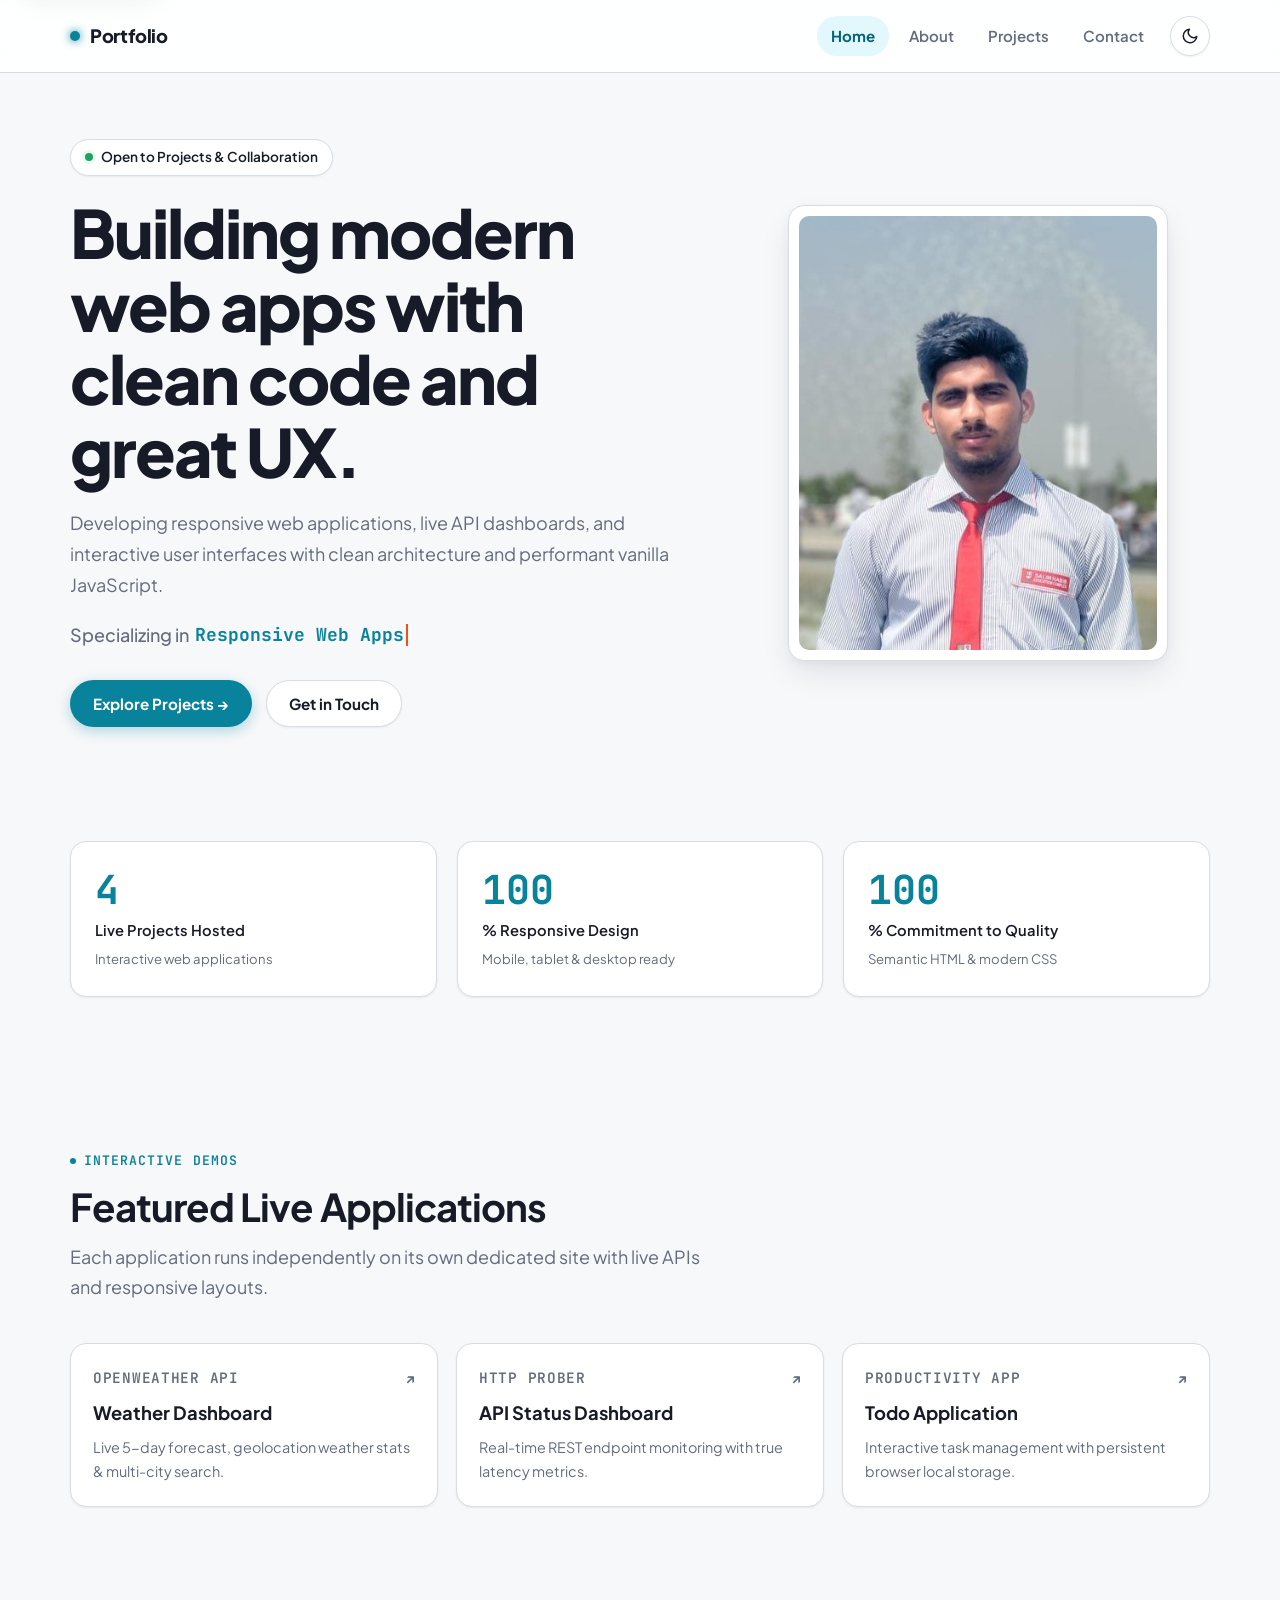
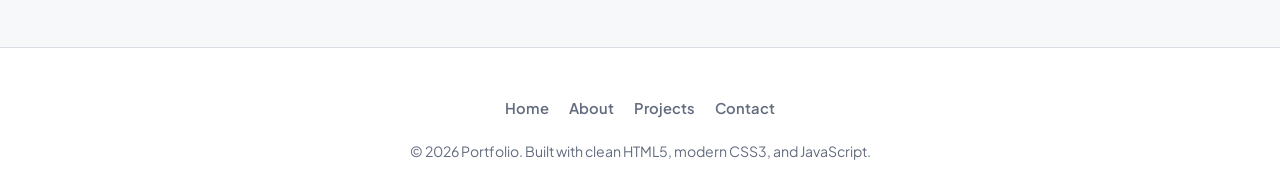
<file: index.html>
<!DOCTYPE html>
<html lang="en">
<head>
    <meta charset="UTF-8">
    <meta name="viewport" content="width=device-width, initial-scale=1.0">
    <meta name="description" content="Personal portfolio featuring interactive web applications, API dashboards, and modern UI projects.">
    <title>Portfolio | Web & Software Developer</title>
    <link rel="preconnect" href="https://fonts.googleapis.com">
    <link rel="preconnect" href="https://fonts.gstatic.com" crossorigin>
    <link href="https://fonts.googleapis.com/css2?family=JetBrains+Mono:wght@400;500;600;700&family=Plus+Jakarta+Sans:ital,wght@0,300..800;1,300..800&display=swap" rel="stylesheet">
    <link rel="stylesheet" href="css/style.css">
    <script src="js/script.js" defer></script>
</head>
<body data-page="home">
<a class="skip-link" href="#main">Skip to content</a>

<header class="site-header">
    <nav class="navbar" aria-label="Main navigation">
        <a class="brand" href="index.html" aria-label="Portfolio Homepage">
            <span class="brand-dot" aria-hidden="true"></span>
            <span>Portfolio</span>
        </a>

        <button class="nav-toggle" type="button" aria-label="Toggle navigation menu" aria-expanded="false" aria-controls="primary-navigation">
            <span></span>
            <span></span>
            <span></span>
        </button>

        <div class="nav-panel" id="primary-navigation">
            <a class="nav-link" href="index.html">Home</a>
            <a class="nav-link" href="about.html">About</a>
            <a class="nav-link" href="projects.html">Projects</a>
            <a class="nav-link" href="contact.html">Contact</a>
            
            <button class="theme-toggle" type="button" aria-label="Toggle color theme" data-theme-toggle>
                <svg class="icon-sun" viewBox="0 0 24 24" aria-hidden="true">
                    <circle cx="12" cy="12" r="5"></circle>
                    <line x1="12" y1="1" x2="12" y2="3"></line>
                    <line x1="12" y1="21" x2="12" y2="23"></line>
                    <line x1="4.22" y1="4.22" x2="5.64" y2="5.64"></line>
                    <line x1="18.36" y1="18.36" x2="19.78" y2="19.78"></line>
                    <line x1="1" y1="12" x2="3" y2="12"></line>
                    <line x1="21" y1="12" x2="23" y2="12"></line>
                    <line x1="4.22" y1="19.78" x2="5.64" y2="18.36"></line>
                    <line x1="18.36" y1="5.64" x2="19.78" y2="4.22"></line>
                </svg>
                <svg class="icon-moon" viewBox="0 0 24 24" aria-hidden="true">
                    <path d="M21 12.79A9 9 0 1 1 11.21 3 7 7 0 0 0 21 12.79z"></path>
                </svg>
            </button>
        </div>
    </nav>
</header>

<main id="main">
    <!-- Hero Section -->
    <section class="hero">
        <div class="hero-copy" data-reveal>
            <div class="status-badge">
                <span class="status-indicator" aria-hidden="true"></span>
                <span>Open to Projects & Collaboration</span>
            </div>
            
            <h1>Building modern web apps with clean code and great UX.</h1>
            
            <p class="lead-text">
                Developing responsive web applications, live API dashboards, and interactive user interfaces with clean architecture and performant vanilla JavaScript.
            </p>
            
            <div class="role-line">
                <span>Specializing in</span>
                <span class="typed-role-wrapper">
                    <span class="typed-role" data-roles="Responsive Web Apps|Interactive Dashboards|REST API Integrations|Clean User Interfaces">Responsive Web Apps</span>
                    <span class="typed-cursor" aria-hidden="true"></span>
                </span>
            </div>
            
            <div class="hero-actions">
                <a class="btn primary" href="projects.html">Explore Projects →</a>
                <a class="btn secondary" href="contact.html">Get in Touch</a>
            </div>
        </div>

        <div class="hero-media" data-reveal>
            <div class="hero-avatar-frame">
                <img src="Images/MEss.jpeg" alt="Developer portrait" width="380" height="456">
            </div>
        </div>
    </section>

    <!-- Stats Section -->
    <section class="section-tight" aria-label="Portfolio highlights">
        <div class="container">
            <div class="stats-strip">
                <article class="stat-card" data-reveal>
                    <strong class="stat-number" data-count-to="4">0</strong>
                    <span class="stat-label">Live Projects Hosted</span>
                    <span class="stat-desc">Interactive web applications</span>
                </article>
                <article class="stat-card" data-reveal>
                    <strong class="stat-number" data-count-to="100">0</strong>
                    <span class="stat-label">% Responsive Design</span>
                    <span class="stat-desc">Mobile, tablet & desktop ready</span>
                </article>
                <article class="stat-card" data-reveal>
                    <strong class="stat-number" data-count-to="100">0</strong>
                    <span class="stat-label">% Commitment to Quality</span>
                    <span class="stat-desc">Semantic HTML & modern CSS</span>
                </article>
            </div>
        </div>
    </section>

    <!-- Featured Live Apps Section -->
    <section class="section">
        <div class="container">
            <div class="section-header" data-reveal>
                <span class="eyebrow">Interactive Demos</span>
                <h2>Featured Live Applications</h2>
                <p class="lead-text">Each application runs independently on its own dedicated site with live APIs and responsive layouts.</p>
            </div>

            <div class="home-project-links" data-reveal>
                <a class="home-project-card" href="projects/weather-dashboard/index.html" target="_blank" rel="noopener noreferrer">
                    <div class="home-project-card-header">
                        <span class="project-tag">OpenWeather API</span>
                        <span class="home-project-card-arrow" aria-hidden="true">↗</span>
                    </div>
                    <strong>Weather Dashboard</strong>
                    <span>Live 5-day forecast, geolocation weather stats & multi-city search.</span>
                </a>

                <a class="home-project-card" href="projects/api-dashboard/index.html">
                    <div class="home-project-card-header">
                        <span class="project-tag">HTTP Prober</span>
                        <span class="home-project-card-arrow" aria-hidden="true">↗</span>
                    </div>
                    <strong>API Status Dashboard</strong>
                    <span>Real-time REST endpoint monitoring with true latency metrics.</span>
                </a>

                <a class="home-project-card" href="projects/todo-app/index.html">
                    <div class="home-project-card-header">
                        <span class="project-tag">Productivity App</span>
                        <span class="home-project-card-arrow" aria-hidden="true">↗</span>
                    </div>
                    <strong>Todo Application</strong>
                    <span>Interactive task management with persistent browser local storage.</span>
                </a>
            </div>
        </div>
    </section>
</main>

<footer class="site-footer">
    <div class="container footer-content">
        <div class="footer-links">
            <a class="footer-link" href="index.html">Home</a>
            <a class="footer-link" href="about.html">About</a>
            <a class="footer-link" href="projects.html">Projects</a>
            <a class="footer-link" href="contact.html">Contact</a>
        </div>
        <p class="footer-copy">&copy; 2026 Portfolio. Built with clean HTML5, modern CSS3, and JavaScript.</p>
    </div>
</footer>
</body>
</html>
</file>
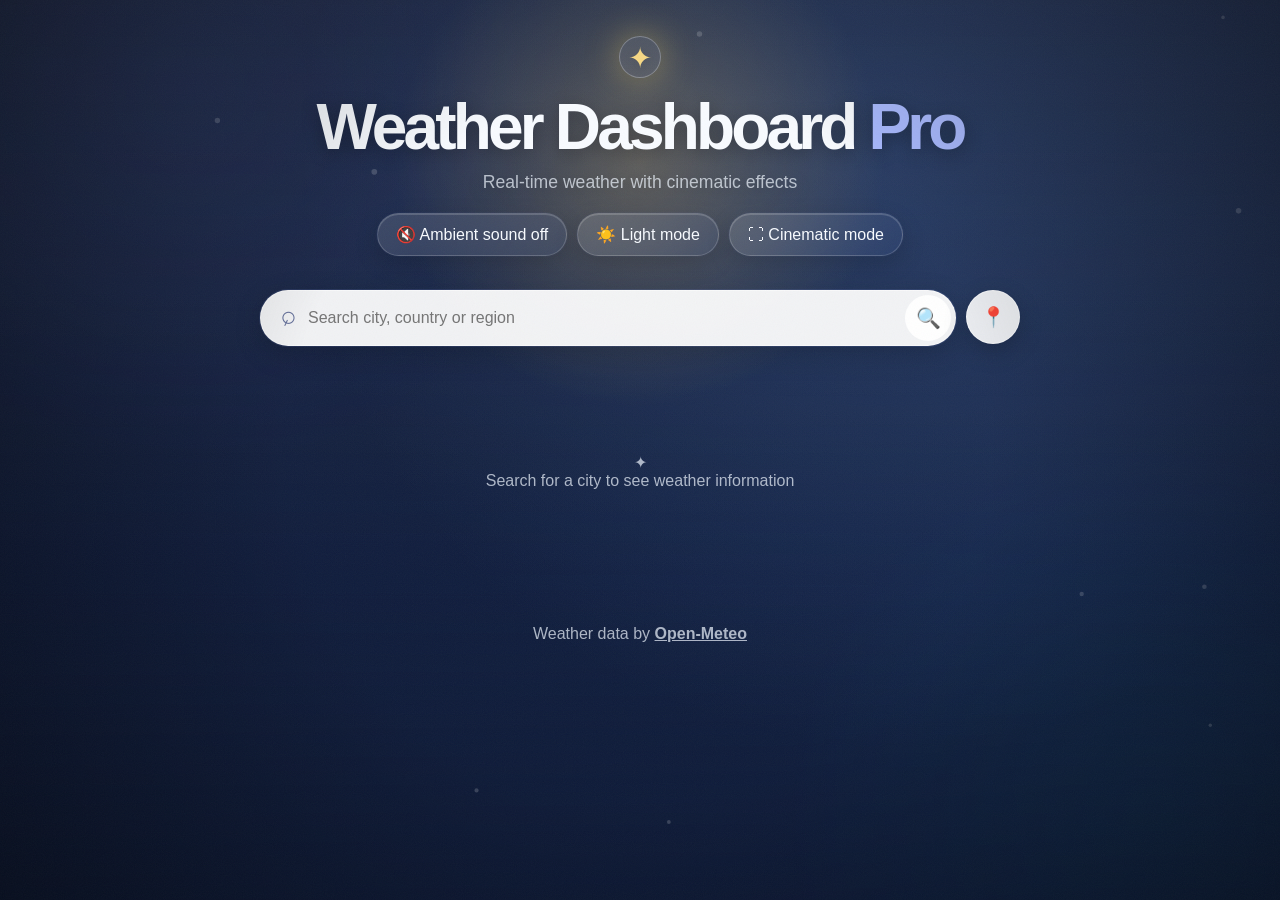
<file: projects/weather-dashboard/index.html>
<!DOCTYPE html>
<html lang="en">
<head>
    <meta charset="UTF-8">
    <meta name="viewport" content="width=device-width, initial-scale=1.0">
    <meta name="theme-color" content="#101a35">
    <title>Weather Dashboard Pro</title>

    <link rel="stylesheet" href="styles/base.css">
    <link rel="stylesheet" href="styles/layout.css">
    <link rel="stylesheet" href="styles/components.css">
    <link rel="stylesheet" href="styles/scenes.css">
    <link rel="stylesheet" href="styles/responsive.css">

    <script src="https://cdnjs.cloudflare.com/ajax/libs/gsap/3.12.5/gsap.min.js"></script>
</head>
<body data-scene="idle" data-theme="dark">
    <div id="cinematicSky" aria-hidden="true">
        <div class="sky-gradient"></div>
        <div class="sky-stars"></div>
        <div class="sky-aurora"></div>
        <div class="sky-sun"></div>
        <div class="sky-moon"></div>
        <div class="sky-cloud cloud-one"></div>
        <div class="sky-cloud cloud-two"></div>
        <div class="sky-cloud cloud-three"></div>
        <div class="sky-horizon"></div>
        <div class="sky-rays"></div>
        <div class="sky-lens-flare"></div>
    </div>

    <div id="cinematicGrain" aria-hidden="true"></div>
    <div id="cinematicVignette" aria-hidden="true"></div>

    <canvas id="weatherCanvas" aria-hidden="true"></canvas>
    <div id="windEffect" aria-hidden="true"></div>
    <div id="lightningFlash" aria-hidden="true"></div>

    <main class="container">
        <header class="header">
            <div class="brand-mark">✦</div>
            <h1>Weather Dashboard <span>Pro</span></h1>
            <p class="subtitle">Real-time weather with cinematic effects</p>

            <div class="header-controls">
                <button id="soundToggle" class="sound-toggle" type="button" aria-pressed="false">
                    🔇 Ambient sound off
                </button>
                <button id="themeToggle" class="theme-toggle" type="button" aria-pressed="false">
                    ☀️ Light mode
                </button>
            </div>
        </header>

        <section class="search-section" aria-label="Weather search">
            <div class="search-box">
                <label class="sr-only" for="searchInput">Search for a city</label>
                <div class="search-field">
                    <span class="search-symbol" aria-hidden="true">⌕</span>
                    <input id="searchInput" class="search-input" type="search"
                        placeholder="Search city, country or region" autocomplete="off"
                        aria-autocomplete="list" aria-controls="citySuggestions"
                        aria-expanded="false">
                    <button id="searchBtn" class="search-btn" type="button"
                        aria-label="Search for city" title="Search">🔍</button>
                </div>

                <button id="locationBtn" class="location-btn" type="button"
                    title="Use my location" aria-label="Use my current location">📍</button>
            </div>

            <div id="citySuggestions" class="city-suggestions" role="listbox"></div>
            <div id="errorMessage" class="error-message" role="alert"></div>
        </section>

        <div id="loadingSpinner" class="loading-spinner hidden" aria-live="polite">
            <div class="spinner"></div>
            <p>Loading weather data<span class="loading-dots">...</span></p>
        </div>

        <section id="weatherDashboard" class="weather-dashboard hidden" aria-live="polite">
            <section class="current-weather glass-panel">
                <div class="location-info">
                    <p class="eyebrow">CURRENT CONDITIONS</p>
                    <h2 id="cityName" class="city-name"></h2>
                    <p id="currentDate" class="current-date"></p>
                    <p id="localTime" class="local-time" aria-live="off">Local time · --:--:--</p>
                </div>

                <div class="weather-main">
                    <div class="temp-section">
                        <div id="temperature" class="temperature">--°C</div>
                        <div id="weatherIcon" class="weather-icon">🌤️</div>
                    </div>
                    <div class="weather-details">
                        <p id="weatherDescription" class="weather-description"></p>
                        <div class="feels-like">
                            <span>Feels like</span>
                            <strong id="feelsLike" class="feels-like-temp">--°C</strong>
                        </div>
                    </div>
                </div>

                <div class="weather-stats">
                    <div class="stat-card"><span class="stat-icon">💧</span><div><p class="stat-label">Humidity</p><p id="humidity" class="stat-value">--</p></div></div>
                    <div class="stat-card"><span class="stat-icon">💨</span><div><p class="stat-label">Wind Speed</p><p id="windSpeed" class="stat-value">--</p></div></div>
                    <div class="stat-card"><span class="stat-icon">🌊</span><div><p class="stat-label">Pressure</p><p id="pressure" class="stat-value">--</p></div></div>
                    <div class="stat-card"><span class="stat-icon">👁️</span><div><p class="stat-label">Visibility</p><p id="visibility" class="stat-value">--</p></div></div>
                    <div class="stat-card"><span class="stat-icon">🌅</span><div><p class="stat-label">Sunrise</p><p id="sunrise" class="stat-value">--</p></div></div>
                    <div class="stat-card"><span class="stat-icon">🌇</span><div><p class="stat-label">Sunset</p><p id="sunset" class="stat-value">--</p></div></div>
                    <div class="stat-card"><span class="stat-icon">☁️</span><div><p class="stat-label">Cloud cover</p><p id="cloudCover" class="stat-value">--</p></div></div>
                    <div class="stat-card"><span class="stat-icon">🌧️</span><div><p class="stat-label">Precipitation</p><p id="precipitation" class="stat-value">--</p></div></div>
                </div>
            </section>

            <section class="forecast-section glass-panel">
                <p class="eyebrow">LOOKING AHEAD</p>
                <h3 class="section-title">📅 Daily Forecast</h3>
                <div id="forecastContainer" class="forecast-container"></div>
            </section>

            <section id="mapSection" class="map-section glass-panel">
                <div>
                    <p class="eyebrow">EXPLORE THE AREA</p>
                    <h3 class="section-title">🗺️ Location Map</h3>
                    <p>Your selected location, powered by OpenStreetMap.</p>
                </div>

                <div class="map-insights">
                    <div><span>☁️ Cloud cover</span><strong id="mapCloud">--</strong></div>
                    <div><span>🌧️ Rain now</span><strong id="mapRain">--</strong></div>
                    <div><span>💨 Wind</span><strong id="mapWind">--</strong></div>
                    <div><span>👁️ Visibility</span><strong id="mapVisibility">--</strong></div>
                </div>

                <div id="weatherMap"></div>
            </section>
        </section>

        <section id="emptyState" class="empty-state">
            <div class="empty-icon">✦</div>
            <p>Search for a city to see weather information</p>
        </section>
    </main>

    <footer class="footer">
        <p>Weather data by <a href="https://open-meteo.com/" target="_blank" rel="noreferrer">Open-Meteo</a></p>
    </footer>

    <script>
        function updateLocalTime() {
            const timeElement = document.getElementById("localTime");
            if (!timeElement) return;

            const timezone = document.body.dataset.timezone;
            const options = {
                hour: "numeric",
                minute: "2-digit",
                second: "2-digit",
                hour12: true,
                timeZone: timezone || undefined
            };

            try {
                const time = new Intl.DateTimeFormat(undefined, options)
                    .format(new Date());
                timeElement.textContent = `Local time · ${time}`;
            } catch {
                timeElement.textContent = "Local time · --:--:--";
            }
        }

        window.updateLocalTime = updateLocalTime;
        updateLocalTime();
        setInterval(updateLocalTime, 1000);
    </script>

    <script src="js/autocomplete.js"></script>
    <script src="js/sound.js"></script>
    <script src="js/weather-effects.js"></script>
    <script src="js/script.js"></script>
</body>
</html>
</file>
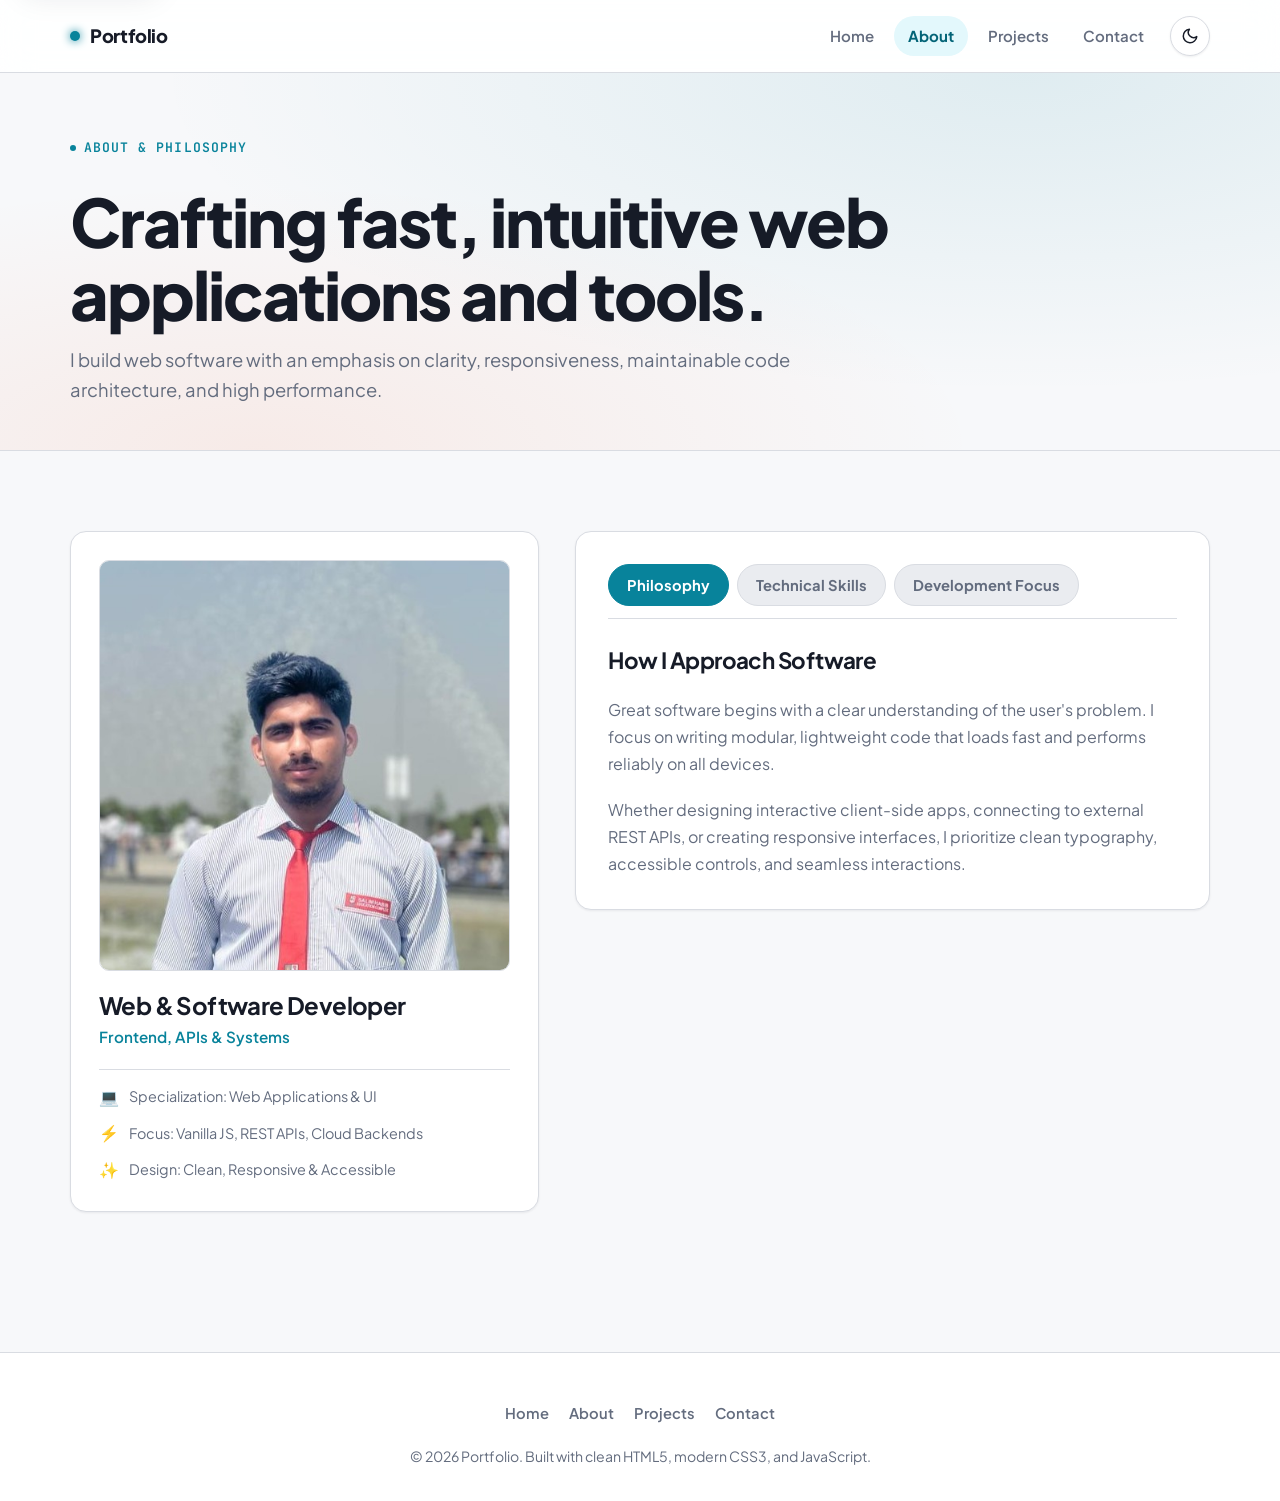
<file: about.html>
<!DOCTYPE html>
<html lang="en">
<head>
    <meta charset="UTF-8">
    <meta name="viewport" content="width=device-width, initial-scale=1.0">
    <meta name="description" content="About - Web and software developer creating high-performance applications, API tools, and intuitive interfaces.">
    <title>About | Portfolio</title>
    <link rel="preconnect" href="https://fonts.googleapis.com">
    <link rel="preconnect" href="https://fonts.gstatic.com" crossorigin>
    <link href="https://fonts.googleapis.com/css2?family=JetBrains+Mono:wght@400;500;600;700&family=Plus+Jakarta+Sans:ital,wght@0,300..800;1,300..800&display=swap" rel="stylesheet">
    <link rel="stylesheet" href="css/style.css">
    <script src="js/script.js" defer></script>
</head>
<body data-page="about">
<a class="skip-link" href="#main">Skip to content</a>

<header class="site-header">
    <nav class="navbar" aria-label="Main navigation">
        <a class="brand" href="index.html" aria-label="Portfolio Homepage">
            <span class="brand-dot" aria-hidden="true"></span>
            <span>Portfolio</span>
        </a>

        <button class="nav-toggle" type="button" aria-label="Toggle navigation menu" aria-expanded="false" aria-controls="primary-navigation">
            <span></span>
            <span></span>
            <span></span>
        </button>

        <div class="nav-panel" id="primary-navigation">
            <a class="nav-link" href="index.html">Home</a>
            <a class="nav-link" href="about.html">About</a>
            <a class="nav-link" href="projects.html">Projects</a>
            <a class="nav-link" href="contact.html">Contact</a>
            
            <button class="theme-toggle" type="button" aria-label="Toggle color theme" data-theme-toggle>
                <svg class="icon-sun" viewBox="0 0 24 24" aria-hidden="true">
                    <circle cx="12" cy="12" r="5"></circle>
                    <line x1="12" y1="1" x2="12" y2="3"></line>
                    <line x1="12" y1="21" x2="12" y2="23"></line>
                    <line x1="4.22" y1="4.22" x2="5.64" y2="5.64"></line>
                    <line x1="18.36" y1="18.36" x2="19.78" y2="19.78"></line>
                    <line x1="1" y1="12" x2="3" y2="12"></line>
                    <line x1="21" y1="12" x2="23" y2="12"></line>
                    <line x1="4.22" y1="19.78" x2="5.64" y2="18.36"></line>
                    <line x1="18.36" y1="5.64" x2="19.78" y2="4.22"></line>
                </svg>
                <svg class="icon-moon" viewBox="0 0 24 24" aria-hidden="true">
                    <path d="M21 12.79A9 9 0 1 1 11.21 3 7 7 0 0 0 21 12.79z"></path>
                </svg>
            </button>
        </div>
    </nav>
</header>

<main id="main">
    <section class="page-hero">
        <div class="container" data-reveal>
            <span class="eyebrow">About & Philosophy</span>
            <h1>Crafting fast, intuitive web applications and tools.</h1>
            <p>I build web software with an emphasis on clarity, responsiveness, maintainable code architecture, and high performance.</p>
        </div>
    </section>

    <section class="section">
        <div class="container about-layout">
            <!-- Left Profile Card -->
            <aside class="profile-panel" data-reveal>
                <div class="profile-avatar-wrap">
                    <img src="Images/MEss.jpeg" alt="Developer portrait" loading="lazy">
                </div>
                <div class="profile-info">
                    <h2>Web & Software Developer</h2>
                    <p class="profile-tagline">Frontend, APIs & Systems</p>
                </div>
                <ul class="profile-meta-list" aria-label="Profile metadata">
                    <li class="profile-meta-item">
                        <span class="profile-meta-icon" aria-hidden="true">💻</span>
                        <span>Specialization: Web Applications & UI</span>
                    </li>
                    <li class="profile-meta-item">
                        <span class="profile-meta-icon" aria-hidden="true">⚡</span>
                        <span>Focus: Vanilla JS, REST APIs, Cloud Backends</span>
                    </li>
                    <li class="profile-meta-item">
                        <span class="profile-meta-icon" aria-hidden="true">✨</span>
                        <span>Design: Clean, Responsive & Accessible</span>
                    </li>
                </ul>
            </aside>

            <!-- Right Interactive Details Panel -->
            <div class="detail-panel" data-reveal>
                <div class="tabs" role="tablist" aria-label="About navigation tabs" data-tabs>
                    <button class="tab-button is-active" type="button" role="tab" aria-selected="true" aria-controls="story-panel" id="story-tab" data-tab="story-panel">Philosophy</button>
                    <button class="tab-button" type="button" role="tab" aria-selected="false" aria-controls="skills-panel" id="skills-tab" data-tab="skills-panel">Technical Skills</button>
                    <button class="tab-button" type="button" role="tab" aria-selected="false" aria-controls="goals-panel" id="goals-tab" data-tab="goals-panel">Development Focus</button>
                </div>

                <!-- Tab 1: Philosophy -->
                <div class="tab-panel" id="story-panel" role="tabpanel" aria-labelledby="story-tab">
                    <h2>How I Approach Software</h2>
                    <p>
                        Great software begins with a clear understanding of the user's problem. I focus on writing modular, lightweight code that loads fast and performs reliably on all devices.
                    </p>
                    <p>
                        Whether designing interactive client-side apps, connecting to external REST APIs, or creating responsive interfaces, I prioritize clean typography, accessible controls, and seamless interactions.
                    </p>
                </div>

                <!-- Tab 2: Skills -->
                <div class="tab-panel" id="skills-panel" role="tabpanel" aria-labelledby="skills-tab" hidden>
                    <h2>Proficiencies & Capabilities</h2>
                    <div class="skill-meters-list">
                        <div class="skill-meter">
                            <div class="skill-meter-header">
                                <span>Modern JavaScript (ES6+, DOM, Async/Await)</span>
                                <span>90%</span>
                            </div>
                            <div class="meter-bar"><div class="meter-fill" style="--value: 90%"></div></div>
                        </div>

                        <div class="skill-meter">
                            <div class="skill-meter-header">
                                <span>Semantic HTML5 & Responsive CSS3 (Flexbox/Grid)</span>
                                <span>92%</span>
                            </div>
                            <div class="meter-bar"><div class="meter-fill" style="--value: 92%"></div></div>
                        </div>

                        <div class="skill-meter">
                            <div class="skill-meter-header">
                                <span>REST APIs, Fetch & Asynchronous Networking</span>
                                <span>85%</span>
                            </div>
                            <div class="meter-bar"><div class="meter-fill" style="--value: 85%"></div></div>
                        </div>

                        <div class="skill-meter">
                            <div class="skill-meter-header">
                                <span>Firebase Firestore & Cloud Integrations</span>
                                <span>80%</span>
                            </div>
                            <div class="meter-bar"><div class="meter-fill" style="--value: 80%"></div></div>
                        </div>
                    </div>
                </div>

                <!-- Tab 3: Goals -->
                <div class="tab-panel" id="goals-panel" role="tabpanel" aria-labelledby="goals-tab" hidden>
                    <h2>What I Am Building</h2>
                    <p>
                        Continuously expanding my portfolio of interactive tools, productivity applications, and live dashboards. Open to project collaborations and technical challenges.
                    </p>
                    <div>
                        <a class="btn primary" href="projects.html">View Live Projects →</a>
                    </div>
                </div>
            </div>
        </div>
    </section>
</main>

<footer class="site-footer">
    <div class="container footer-content">
        <div class="footer-links">
            <a class="footer-link" href="index.html">Home</a>
            <a class="footer-link" href="about.html">About</a>
            <a class="footer-link" href="projects.html">Projects</a>
            <a class="footer-link" href="contact.html">Contact</a>
        </div>
        <p class="footer-copy">&copy; 2026 Portfolio. Built with clean HTML5, modern CSS3, and JavaScript.</p>
    </div>
</footer>
</body>
</html>
</file>
<file: css/style.css>
/* ==========================================================================
   MUHAMMAD ZAHEER | PORTFOLIO DESIGN SYSTEM
   Modern, Accessible, High-Performance Vanilla CSS
   ========================================================================== */

@import url('https://fonts.googleapis.com/css2?family=JetBrains+Mono:wght@400;500;600;700&family=Plus+Jakarta+Sans:ital,wght@0,300..800;1,300..800&display=swap');

:root {
    /* Color Palette - Light Theme (Tailored HSL) */
    --bg: hsl(220, 20%, 97.5%);
    --bg-subtle: hsl(220, 18%, 94%);
    --surface: hsl(0, 0%, 100%);
    --surface-hover: hsl(220, 20%, 98.5%);
    --surface-strong: hsl(220, 16%, 93%);
    
    --border: hsl(220, 14%, 87%);
    --border-hover: hsl(220, 16%, 74%);
    --border-focus: hsl(190, 90%, 34%);
    
    --text: hsl(222, 28%, 12%);
    --text-muted: hsl(220, 12%, 44%);
    --text-subtle: hsl(220, 10%, 60%);
    
    --primary: hsl(190, 90%, 32%);
    --primary-hover: hsl(190, 95%, 26%);
    --primary-active: hsl(190, 95%, 20%);
    --primary-subtle: hsl(190, 80%, 94%);
    --primary-text: hsl(190, 95%, 24%);
    
    --accent: hsl(16, 92%, 52%);
    --accent-hover: hsl(16, 95%, 44%);
    --accent-subtle: hsl(16, 90%, 95%);
    --accent-text: hsl(16, 92%, 40%);
    
    --success: hsl(152, 68%, 38%);
    --success-subtle: hsl(152, 60%, 94%);
    --warning: hsl(38, 92%, 50%);
    
    /* Typography */
    --font-sans: 'Plus Jakarta Sans', -apple-system, BlinkMacSystemFont, 'Segoe UI', Roboto, Helvetica, Arial, sans-serif;
    --font-mono: 'JetBrains Mono', ui-monospace, SFMono-Regular, Menlo, Monaco, Consolas, monospace;
    
    /* Elevation & Shadows */
    --shadow-sm: 0 1px 3px rgba(15, 23, 42, 0.04), 0 1px 2px rgba(15, 23, 42, 0.03);
    --shadow-md: 0 4px 14px -1px rgba(15, 23, 42, 0.07), 0 2px 6px -1px rgba(15, 23, 42, 0.04);
    --shadow-lg: 0 14px 32px -4px rgba(15, 23, 42, 0.1), 0 4px 12px -2px rgba(15, 23, 42, 0.05);
    --shadow-glow: 0 0 24px -2px hsla(190, 90%, 32%, 0.18);
    
    /* Layout Tokens */
    --radius-sm: 6px;
    --radius-md: 10px;
    --radius-lg: 16px;
    --radius-full: 9999px;
    --header-height: 72px;
    --transition: 0.22s cubic-bezier(0.16, 1, 0.3, 1);
}

:root[data-theme="dark"] {
    /* Color Palette - Dark Theme (Deep Obsidian Slate) */
    --bg: hsl(222, 24%, 8.5%);
    --bg-subtle: hsl(222, 22%, 11.5%);
    --surface: hsl(222, 20%, 13%);
    --surface-hover: hsl(222, 18%, 16.5%);
    --surface-strong: hsl(222, 18%, 18.5%);
    
    --border: hsl(222, 16%, 21%);
    --border-hover: hsl(222, 16%, 32%);
    --border-focus: hsl(188, 86%, 50%);
    
    --text: hsl(210, 24%, 96%);
    --text-muted: hsl(216, 14%, 66%);
    --text-subtle: hsl(216, 10%, 46%);
    
    --primary: hsl(188, 86%, 50%);
    --primary-hover: hsl(188, 92%, 58%);
    --primary-active: hsl(188, 95%, 66%);
    --primary-subtle: hsla(188, 86%, 50%, 0.12);
    --primary-text: hsl(188, 90%, 65%);
    
    --accent: hsl(16, 94%, 62%);
    --accent-hover: hsl(16, 96%, 70%);
    --accent-subtle: hsla(16, 94%, 62%, 0.14);
    --accent-text: hsl(16, 96%, 74%);
    
    --success: hsl(152, 70%, 48%);
    --success-subtle: hsla(152, 70%, 48%, 0.14);
    --warning: hsl(38, 94%, 58%);
    
    /* Dark Elevation */
    --shadow-sm: 0 1px 3px rgba(0, 0, 0, 0.35);
    --shadow-md: 0 6px 18px -2px rgba(0, 0, 0, 0.45);
    --shadow-lg: 0 18px 40px -4px rgba(0, 0, 0, 0.65);
    --shadow-glow: 0 0 28px -2px hsla(188, 86%, 50%, 0.25);
}

/* ==========================================================================
   RESET & BASE STYLES
   ========================================================================== */

*, *::before, *::after {
    box-sizing: border-box;
    margin: 0;
    padding: 0;
}

html {
    scroll-behavior: smooth;
    font-size: 16px;
    -webkit-text-size-adjust: 100%;
}

body {
    min-height: 100vh;
    background-color: var(--bg);
    color: var(--text);
    font-family: var(--font-sans);
    font-size: 1rem;
    line-height: 1.65;
    -webkit-font-smoothing: antialiased;
    -moz-osx-font-smoothing: grayscale;
    transition: background-color var(--transition), color var(--transition);
    overflow-x: hidden;
}

body.nav-open {
    overflow: hidden;
}

img {
    display: block;
    max-width: 100%;
    height: auto;
}

a {
    color: inherit;
    text-decoration: none;
}

button, input, textarea, select {
    font: inherit;
    color: inherit;
}

button {
    cursor: pointer;
    background: none;
    border: none;
}

[hidden] {
    display: none !important;
}

/* Accessible focus ring */
:focus-visible {
    outline: 2px solid var(--primary);
    outline-offset: 3px;
    border-radius: var(--radius-sm);
}

/* Skip link */
.skip-link {
    position: fixed;
    left: 20px;
    top: -60px;
    z-index: 1000;
    background: var(--text);
    color: var(--bg);
    padding: 10px 16px;
    font-weight: 700;
    font-size: 0.9rem;
    border-radius: var(--radius-md);
    box-shadow: var(--shadow-lg);
    transition: top 0.2s ease;
}

.skip-link:focus {
    top: 20px;
}

/* ==========================================================================
   LAYOUT & CONTAINERS
   ========================================================================== */

.container {
    width: min(1140px, calc(100% - 40px));
    margin-inline: auto;
}

.section {
    padding: 80px 0;
}

.section-tight {
    padding: 48px 0;
}

/* ==========================================================================
   TYPOGRAPHY
   ========================================================================== */

h1, h2, h3, h4, h5, h6 {
    color: var(--text);
    font-weight: 700;
    line-height: 1.2;
    letter-spacing: -0.02em;
}

h1 {
    font-size: clamp(2.4rem, 5.2vw, 4.2rem);
    font-weight: 800;
    letter-spacing: -0.03em;
    line-height: 1.1;
}

h2 {
    font-size: clamp(1.75rem, 3.2vw, 2.4rem);
    font-weight: 700;
    letter-spacing: -0.025em;
    margin-bottom: 12px;
}

h3 {
    font-size: clamp(1.25rem, 2vw, 1.5rem);
    font-weight: 600;
    letter-spacing: -0.015em;
}

.eyebrow {
    display: inline-flex;
    align-items: center;
    gap: 8px;
    color: var(--primary);
    font-family: var(--font-mono);
    font-size: 0.82rem;
    font-weight: 600;
    text-transform: uppercase;
    letter-spacing: 0.08em;
    margin-bottom: 12px;
}

.eyebrow::before {
    content: "";
    width: 6px;
    height: 6px;
    background: currentColor;
    border-radius: 50%;
}

.lead-text {
    font-size: 1.125rem;
    color: var(--text-muted);
    line-height: 1.7;
    max-width: 640px;
}

/* ==========================================================================
   HEADER & NAVIGATION
   ========================================================================== */

.site-header {
    position: sticky;
    top: 0;
    z-index: 100;
    background: color-mix(in srgb, var(--surface) 88%, transparent);
    border-bottom: 1px solid var(--border);
    backdrop-filter: blur(16px);
    -webkit-backdrop-filter: blur(16px);
    transition: background-color var(--transition), border-color var(--transition);
}

.navbar {
    width: min(1140px, calc(100% - 40px));
    height: var(--header-height);
    margin-inline: auto;
    display: flex;
    align-items: center;
    justify-content: space-between;
    gap: 20px;
}

.brand {
    display: flex;
    align-items: center;
    gap: 10px;
    font-weight: 800;
    font-size: 1.15rem;
    letter-spacing: -0.02em;
    color: var(--text);
    transition: color var(--transition);
}

.brand-dot {
    width: 10px;
    height: 10px;
    background: var(--primary);
    border-radius: 50%;
    box-shadow: 0 0 10px var(--primary);
}

.nav-panel {
    display: flex;
    align-items: center;
    gap: 6px;
}

.nav-link {
    position: relative;
    color: var(--text-muted);
    font-weight: 600;
    font-size: 0.94rem;
    padding: 8px 14px;
    border-radius: var(--radius-full);
    transition: color var(--transition), background-color var(--transition);
}

.nav-link:hover {
    color: var(--text);
    background-color: var(--surface-strong);
}

.nav-link.is-active {
    color: var(--primary-text);
    background-color: var(--primary-subtle);
    font-weight: 700;
}

:root[data-theme="dark"] .nav-link.is-active {
    color: var(--primary);
    background-color: var(--primary-subtle);
}

/* Theme Toggle Button */
.theme-toggle {
    display: inline-flex;
    align-items: center;
    justify-content: center;
    width: 40px;
    height: 40px;
    border-radius: var(--radius-full);
    border: 1px solid var(--border);
    background: var(--surface);
    color: var(--text);
    margin-left: 6px;
    box-shadow: var(--shadow-sm);
    transition: background-color var(--transition), border-color var(--transition), transform var(--transition);
}

.theme-toggle:hover {
    background: var(--surface-strong);
    border-color: var(--border-hover);
    transform: scale(1.05);
}

.theme-toggle svg {
    width: 18px;
    height: 18px;
    fill: none;
    stroke: currentColor;
    stroke-width: 2;
    stroke-linecap: round;
    stroke-linejoin: round;
    transition: transform 0.3s ease;
}

/* Hide / show sun vs moon depending on theme */
:root .icon-sun { display: none; }
:root .icon-moon { display: block; }
:root[data-theme="dark"] .icon-sun { display: block; }
:root[data-theme="dark"] .icon-moon { display: none; }

/* Mobile Menu Toggle */
.nav-toggle {
    display: none;
    flex-direction: column;
    justify-content: center;
    align-items: center;
    width: 40px;
    height: 40px;
    border: 1px solid var(--border);
    border-radius: var(--radius-md);
    background: var(--surface);
    color: var(--text);
    gap: 5px;
    padding: 0;
}

.nav-toggle span {
    display: block;
    width: 20px;
    height: 2px;
    background: currentColor;
    border-radius: var(--radius-full);
    transition: transform 0.24s ease, opacity 0.24s ease;
}

.nav-toggle[aria-expanded="true"] span:nth-child(1) {
    transform: translateY(7px) rotate(45deg);
}

.nav-toggle[aria-expanded="true"] span:nth-child(2) {
    opacity: 0;
}

.nav-toggle[aria-expanded="true"] span:nth-child(3) {
    transform: translateY(-7px) rotate(-45deg);
}

/* ==========================================================================
   HERO SECTION (HOME)
   ========================================================================== */

.hero {
    width: min(1140px, calc(100% - 40px));
    min-height: calc(88vh - var(--header-height));
    margin-inline: auto;
    display: grid;
    grid-template-columns: minmax(0, 1.15fr) minmax(320px, 0.85fr);
    align-items: center;
    gap: 48px;
    padding: 60px 0;
}

.hero-copy {
    display: flex;
    flex-direction: column;
    gap: 20px;
}

.status-badge {
    display: inline-flex;
    align-items: center;
    gap: 8px;
    width: fit-content;
    padding: 6px 14px;
    border-radius: var(--radius-full);
    background: var(--surface);
    border: 1px solid var(--border);
    box-shadow: var(--shadow-sm);
    font-size: 0.85rem;
    font-weight: 600;
    color: var(--text);
}

.status-indicator {
    width: 8px;
    height: 8px;
    background-color: var(--success);
    border-radius: 50%;
    box-shadow: 0 0 0 3px var(--success-subtle);
    animation: pulse 2.4s infinite;
}

@keyframes pulse {
    0% { box-shadow: 0 0 0 0 hsla(152, 70%, 48%, 0.6); }
    70% { box-shadow: 0 0 0 8px hsla(152, 70%, 48%, 0); }
    100% { box-shadow: 0 0 0 0 hsla(152, 70%, 48%, 0); }
}

.role-line {
    font-size: 1.125rem;
    color: var(--text-muted);
    font-weight: 500;
    display: flex;
    align-items: center;
    flex-wrap: wrap;
    gap: 6px;
}

.typed-role-wrapper {
    display: inline-flex;
    align-items: center;
}

.typed-role {
    color: var(--primary);
    font-weight: 700;
    font-family: var(--font-mono);
}

.typed-cursor {
    display: inline-block;
    width: 2px;
    height: 1.2em;
    background: var(--accent);
    margin-left: 2px;
    animation: blink 1s infinite;
}

@keyframes blink {
    0%, 100% { opacity: 1; }
    50% { opacity: 0; }
}

.hero-actions {
    display: flex;
    flex-wrap: wrap;
    gap: 14px;
    margin-top: 10px;
}

/* Hero Media / Avatar Frame */
.hero-media {
    position: relative;
    display: flex;
    justify-content: center;
}

.hero-avatar-frame {
    position: relative;
    width: min(380px, 100%);
    aspect-ratio: 4 / 4.8;
    border-radius: var(--radius-lg);
    background: var(--surface);
    border: 1px solid var(--border);
    box-shadow: var(--shadow-lg);
    overflow: hidden;
    padding: 10px;
    transition: transform var(--transition), box-shadow var(--transition);
}

.hero-avatar-frame:hover {
    transform: translateY(-4px);
    box-shadow: var(--shadow-lg), var(--shadow-glow);
}

.hero-avatar-frame img {
    width: 100%;
    height: 100%;
    object-fit: cover;
    object-position: top center;
    border-radius: calc(var(--radius-lg) - 6px);
}

.hero-floating-card {
    position: absolute;
    bottom: -16px;
    left: 24px;
    right: 24px;
    background: color-mix(in srgb, var(--surface) 92%, transparent);
    border: 1px solid var(--border);
    backdrop-filter: blur(12px);
    -webkit-backdrop-filter: blur(12px);
    border-radius: var(--radius-md);
    padding: 12px 18px;
    box-shadow: var(--shadow-md);
    display: flex;
    align-items: center;
    gap: 12px;
}

.floating-icon {
    font-size: 1.4rem;
}

.floating-text strong {
    display: block;
    font-size: 0.92rem;
    font-weight: 700;
    color: var(--text);
}

.floating-text span {
    font-size: 0.8rem;
    color: var(--text-muted);
}

/* ==========================================================================
   BUTTONS & INTERACTIVE ELEMENTS
   ========================================================================== */

.btn {
    display: inline-flex;
    align-items: center;
    justify-content: center;
    gap: 8px;
    min-height: 46px;
    padding: 10px 22px;
    border-radius: var(--radius-full);
    font-weight: 700;
    font-size: 0.95rem;
    text-decoration: none;
    border: 1px solid transparent;
    transition: all var(--transition);
    white-space: nowrap;
}

.btn:active {
    transform: translateY(1px);
}

.btn.primary {
    background: var(--primary);
    color: #ffffff;
    box-shadow: 0 4px 14px hsla(190, 90%, 32%, 0.3);
}

:root[data-theme="dark"] .btn.primary {
    color: hsl(222, 24%, 8.5%);
    font-weight: 800;
    box-shadow: 0 4px 16px hsla(188, 86%, 50%, 0.35);
}

.btn.primary:hover {
    background: var(--primary-hover);
    transform: translateY(-2px);
    box-shadow: 0 6px 20px hsla(190, 90%, 32%, 0.4);
}

.btn.secondary {
    background: var(--surface);
    color: var(--text);
    border-color: var(--border);
    box-shadow: var(--shadow-sm);
}

.btn.secondary:hover {
    background: var(--surface-strong);
    border-color: var(--border-hover);
    transform: translateY(-2px);
}

.text-link {
    display: inline-flex;
    align-items: center;
    gap: 6px;
    color: var(--primary);
    font-weight: 700;
    font-size: 0.95rem;
    transition: gap 0.2s ease, color var(--transition);
}

.text-link:hover {
    gap: 10px;
    color: var(--primary-hover);
}

/* ==========================================================================
   STATS STRIP
   ========================================================================== */

.stats-strip {
    display: grid;
    grid-template-columns: repeat(3, minmax(0, 1fr));
    gap: 20px;
    margin-bottom: 20px;
}

.stat-card {
    background: var(--surface);
    border: 1px solid var(--border);
    border-radius: var(--radius-lg);
    padding: 26px 24px;
    box-shadow: var(--shadow-sm);
    display: flex;
    flex-direction: column;
    gap: 6px;
    transition: transform var(--transition), border-color var(--transition), box-shadow var(--transition);
}

.stat-card:hover {
    transform: translateY(-3px);
    border-color: var(--border-hover);
    box-shadow: var(--shadow-md);
}

.stat-number {
    font-family: var(--font-mono);
    font-size: 2.5rem;
    font-weight: 700;
    line-height: 1.1;
    color: var(--primary);
}

.stat-label {
    font-size: 0.92rem;
    font-weight: 600;
    color: var(--text);
}

.stat-desc {
    font-size: 0.82rem;
    color: var(--text-muted);
}

/* ==========================================================================
   PROJECTS SECTION & CARDS
   ========================================================================== */

.section-header {
    margin-bottom: 40px;
}

.project-grid {
    display: grid;
    grid-template-columns: repeat(auto-fit, minmax(320px, 1fr));
    gap: 28px;
}

.project-card {
    background: var(--surface);
    border: 1px solid var(--border);
    border-radius: var(--radius-lg);
    overflow: hidden;
    box-shadow: var(--shadow-sm);
    display: flex;
    flex-direction: column;
    transition: transform var(--transition), border-color var(--transition), box-shadow var(--transition);
}

.project-card:hover {
    transform: translateY(-4px);
    border-color: var(--border-hover);
    box-shadow: var(--shadow-lg);
}

.project-thumb {
    position: relative;
    aspect-ratio: 16 / 9;
    border-bottom: 1px solid var(--border);
    display: flex;
    align-items: center;
    justify-content: center;
    overflow: hidden;
}

.project-thumb--weather {
    background: linear-gradient(135deg, hsl(200, 80%, 30%), hsl(220, 70%, 15%));
}

.project-thumb--dashboard {
    background: linear-gradient(135deg, hsl(225, 30%, 18%), hsl(280, 40%, 16%));
}

.project-thumb--todo {
    background: linear-gradient(135deg, hsl(170, 70%, 25%), hsl(200, 60%, 15%));
}

.project-thumb-icon {
    font-size: 3rem;
    filter: drop-shadow(0 4px 12px rgba(0, 0, 0, 0.4));
    transition: transform 0.3s ease;
}

.project-card:hover .project-thumb-icon {
    transform: scale(1.1);
}

.project-thumb-badge {
    position: absolute;
    top: 14px;
    right: 14px;
    background: rgba(15, 23, 42, 0.75);
    color: #ffffff;
    border: 1px solid rgba(255, 255, 255, 0.2);
    backdrop-filter: blur(8px);
    -webkit-backdrop-filter: blur(8px);
    padding: 4px 10px;
    border-radius: var(--radius-full);
    font-family: var(--font-mono);
    font-size: 0.75rem;
    font-weight: 600;
}

.project-body {
    padding: 24px;
    display: flex;
    flex-direction: column;
    gap: 14px;
    flex: 1;
}

.project-tag {
    font-family: var(--font-mono);
    font-size: 0.8rem;
    font-weight: 600;
    color: var(--accent);
    text-transform: uppercase;
    letter-spacing: 0.05em;
}

.project-title {
    font-size: 1.35rem;
    font-weight: 700;
    color: var(--text);
}

.project-desc {
    color: var(--text-muted);
    font-size: 0.95rem;
    line-height: 1.6;
}

.project-tech-list {
    display: flex;
    flex-wrap: wrap;
    gap: 6px;
    list-style: none;
    margin-top: auto;
    padding-top: 8px;
}

.project-tech-pill {
    font-family: var(--font-mono);
    font-size: 0.78rem;
    font-weight: 600;
    padding: 4px 10px;
    border-radius: var(--radius-full);
    background: var(--surface-strong);
    color: var(--text-muted);
    border: 1px solid var(--border);
}

.project-actions {
    display: flex;
    gap: 10px;
    align-items: center;
    padding-top: 14px;
    border-top: 1px solid var(--border);
}

.project-actions .btn.primary {
    flex: 1;
}

.card-toggle {
    font-size: 0.88rem;
    font-weight: 600;
    color: var(--text-muted);
    padding: 10px 14px;
    border-radius: var(--radius-full);
    border: 1px solid var(--border);
    background: var(--surface);
    transition: all var(--transition);
}

.card-toggle:hover {
    color: var(--text);
    background: var(--surface-strong);
}

.card-details {
    padding-top: 12px;
    font-size: 0.88rem;
    color: var(--text-muted);
    border-top: 1px dashed var(--border);
    margin-top: 6px;
}

/* Quick links cards on homepage */
.home-project-links {
    display: grid;
    grid-template-columns: repeat(3, minmax(0, 1fr));
    gap: 18px;
    margin-top: 24px;
}

.home-project-card {
    display: flex;
    flex-direction: column;
    gap: 8px;
    padding: 22px;
    background: var(--surface);
    border: 1px solid var(--border);
    border-radius: var(--radius-lg);
    box-shadow: var(--shadow-sm);
    transition: transform var(--transition), border-color var(--transition), box-shadow var(--transition);
}

.home-project-card:hover {
    transform: translateY(-3px);
    border-color: var(--primary);
    box-shadow: var(--shadow-md);
}

.home-project-card-header {
    display: flex;
    align-items: center;
    justify-content: space-between;
}

.home-project-card strong {
    font-size: 1.15rem;
    color: var(--text);
    font-weight: 700;
}

.home-project-card span {
    font-size: 0.9rem;
    color: var(--text-muted);
}

.home-project-card-arrow {
    color: var(--primary);
    font-weight: 700;
    transition: transform 0.2s ease;
}

.home-project-card:hover .home-project-card-arrow {
    transform: translateX(4px);
}

/* ==========================================================================
   CS FOCUS AREAS SHOWCASE (REPLACED RAW SCREENSHOT)
   ========================================================================== */

.focus-grid {
    display: grid;
    grid-template-columns: repeat(auto-fit, minmax(260px, 1fr));
    gap: 22px;
    margin-top: 32px;
}

.focus-card {
    background: var(--surface);
    border: 1px solid var(--border);
    border-radius: var(--radius-lg);
    padding: 24px;
    box-shadow: var(--shadow-sm);
    display: flex;
    flex-direction: column;
    gap: 14px;
    transition: transform var(--transition), border-color var(--transition), box-shadow var(--transition);
}

.focus-card:hover {
    transform: translateY(-4px);
    border-color: var(--border-hover);
    box-shadow: var(--shadow-md);
}

.focus-icon-wrap {
    width: 48px;
    height: 48px;
    border-radius: var(--radius-md);
    background: var(--primary-subtle);
    color: var(--primary);
    display: flex;
    align-items: center;
    justify-content: center;
    font-size: 1.5rem;
}

.focus-card h3 {
    font-size: 1.2rem;
    font-weight: 700;
}

.focus-card p {
    font-size: 0.92rem;
    color: var(--text-muted);
    line-height: 1.6;
}

.focus-image-preview {
    width: 100%;
    height: 140px;
    border-radius: var(--radius-md);
    overflow: hidden;
    border: 1px solid var(--border);
    background: var(--surface-strong);
}

.focus-image-preview img {
    width: 100%;
    height: 100%;
    object-fit: cover;
}

/* ==========================================================================
   PAGE HERO (ABOUT, PROJECTS, CONTACT)
   ========================================================================== */

.page-hero {
    padding: 64px 0 44px;
    background:
        radial-gradient(ellipse at 80% 0%, color-mix(in srgb, var(--primary) 10%, transparent) 0%, transparent 60%),
        radial-gradient(ellipse at 20% 100%, color-mix(in srgb, var(--accent) 8%, transparent) 0%, transparent 50%);
    border-bottom: 1px solid var(--border);
}

.page-hero .container {
    display: flex;
    flex-direction: column;
    gap: 14px;
}

.page-hero p {
    font-size: 1.15rem;
    color: var(--text-muted);
    max-width: 720px;
}

/* ==========================================================================
   ABOUT PAGE LAYOUT & TABS
   ========================================================================== */

.about-layout {
    display: grid;
    grid-template-columns: minmax(280px, 0.85fr) minmax(0, 1.15fr);
    gap: 36px;
    align-items: start;
}

.profile-panel {
    background: var(--surface);
    border: 1px solid var(--border);
    border-radius: var(--radius-lg);
    box-shadow: var(--shadow-sm);
    padding: 28px;
    display: flex;
    flex-direction: column;
    gap: 20px;
}

.profile-avatar-wrap {
    width: 100%;
    aspect-ratio: 1 / 1;
    border-radius: var(--radius-md);
    overflow: hidden;
    border: 1px solid var(--border);
}

.profile-avatar-wrap img {
    width: 100%;
    height: 100%;
    object-fit: cover;
}

.profile-info h2 {
    font-size: 1.5rem;
    margin-bottom: 4px;
}

.profile-tagline {
    color: var(--primary);
    font-weight: 600;
    font-size: 0.95rem;
}

.profile-meta-list {
    list-style: none;
    display: flex;
    flex-direction: column;
    gap: 10px;
    padding-top: 14px;
    border-top: 1px solid var(--border);
}

.profile-meta-item {
    display: flex;
    align-items: center;
    gap: 10px;
    font-size: 0.9rem;
    color: var(--text-muted);
}

.profile-meta-icon {
    color: var(--primary);
    font-size: 1rem;
}

.detail-panel {
    background: var(--surface);
    border: 1px solid var(--border);
    border-radius: var(--radius-lg);
    box-shadow: var(--shadow-sm);
    padding: 32px;
    display: flex;
    flex-direction: column;
    gap: 28px;
}

.tabs {
    display: flex;
    gap: 8px;
    border-bottom: 1px solid var(--border);
    padding-bottom: 12px;
}

.tab-button {
    padding: 8px 18px;
    border-radius: var(--radius-full);
    font-weight: 700;
    font-size: 0.92rem;
    color: var(--text-muted);
    background: var(--surface-strong);
    border: 1px solid var(--border);
    transition: all var(--transition);
}

.tab-button:hover {
    color: var(--text);
    background: var(--surface-hover);
}

.tab-button.is-active {
    color: #ffffff;
    background: var(--primary);
    border-color: var(--primary);
}

:root[data-theme="dark"] .tab-button.is-active {
    color: hsl(222, 24%, 8.5%);
}

.tab-panel {
    display: flex;
    flex-direction: column;
    gap: 18px;
}

.tab-panel h2 {
    font-size: 1.4rem;
    margin-bottom: 4px;
}

.tab-panel p {
    color: var(--text-muted);
    font-size: 1rem;
    line-height: 1.7;
}

/* Skills meters */
.skill-meters-list {
    display: flex;
    flex-direction: column;
    gap: 18px;
    margin-top: 10px;
}

.skill-meter {
    display: flex;
    flex-direction: column;
    gap: 8px;
}

.skill-meter-header {
    display: flex;
    justify-content: space-between;
    font-weight: 600;
    font-size: 0.92rem;
}

.skill-meter-header span:last-child {
    font-family: var(--font-mono);
    color: var(--primary);
}

.meter-bar {
    height: 8px;
    background: var(--surface-strong);
    border-radius: var(--radius-full);
    overflow: hidden;
}

.meter-fill {
    height: 100%;
    width: var(--value);
    background: linear-gradient(90deg, var(--primary), var(--accent));
    border-radius: var(--radius-full);
    transition: width 1s cubic-bezier(0.16, 1, 0.3, 1);
}

/* ==========================================================================
   PROJECTS PAGE DIRECTORY & FILTERS
   ========================================================================== */

.filter-bar {
    display: flex;
    flex-wrap: wrap;
    gap: 8px;
    margin-bottom: 30px;
}

.filter-button {
    padding: 8px 16px;
    border-radius: var(--radius-full);
    font-weight: 600;
    font-size: 0.88rem;
    color: var(--text-muted);
    background: var(--surface);
    border: 1px solid var(--border);
    box-shadow: var(--shadow-sm);
    transition: all var(--transition);
}

.filter-button:hover {
    color: var(--text);
    border-color: var(--border-hover);
}

.filter-button.is-active {
    color: #ffffff;
    background: var(--primary);
    border-color: var(--primary);
    font-weight: 700;
}

:root[data-theme="dark"] .filter-button.is-active {
    color: hsl(222, 24%, 8.5%);
}

.project-directory {
    background: var(--surface);
    border: 1px solid var(--border);
    border-radius: var(--radius-lg);
    padding: 24px;
    margin-bottom: 36px;
    box-shadow: var(--shadow-sm);
}

.project-directory-title {
    font-size: 0.85rem;
    font-family: var(--font-mono);
    text-transform: uppercase;
    letter-spacing: 0.06em;
    color: var(--text-muted);
    margin-bottom: 14px;
}

.project-directory-list {
    list-style: none;
    display: grid;
    grid-template-columns: repeat(auto-fit, minmax(240px, 1fr));
    gap: 12px;
}

.project-directory-link {
    display: flex;
    align-items: center;
    gap: 8px;
    padding: 10px 14px;
    border-radius: var(--radius-md);
    background: var(--surface-strong);
    font-size: 0.9rem;
    font-weight: 600;
    color: var(--text);
    transition: all var(--transition);
}

.project-directory-link:hover {
    background: var(--primary-subtle);
    color: var(--primary-text);
    transform: translateX(3px);
}

:root[data-theme="dark"] .project-directory-link:hover {
    color: var(--primary);
}

/* ==========================================================================
   CONTACT PAGE & FORMS
   ========================================================================== */

.contact-layout {
    display: grid;
    grid-template-columns: minmax(280px, 0.85fr) minmax(0, 1.15fr);
    gap: 36px;
    align-items: start;
}

.contact-card {
    background: var(--surface);
    border: 1px solid var(--border);
    border-radius: var(--radius-lg);
    box-shadow: var(--shadow-sm);
    padding: 32px;
    display: flex;
    flex-direction: column;
    gap: 22px;
}

.contact-info-list {
    list-style: none;
    display: flex;
    flex-direction: column;
    gap: 16px;
}

.contact-info-item {
    display: flex;
    align-items: flex-start;
    gap: 14px;
}

.contact-info-icon {
    width: 40px;
    height: 40px;
    border-radius: var(--radius-md);
    background: var(--primary-subtle);
    color: var(--primary);
    display: flex;
    align-items: center;
    justify-content: center;
    font-size: 1.2rem;
    flex-shrink: 0;
}

.contact-info-text strong {
    display: block;
    font-size: 0.95rem;
    font-weight: 700;
    color: var(--text);
}

.contact-info-text a, .contact-info-text span {
    font-size: 0.88rem;
    color: var(--text-muted);
}

.contact-info-text a:hover {
    color: var(--primary);
}

.contact-form {
    background: var(--surface);
    border: 1px solid var(--border);
    border-radius: var(--radius-lg);
    box-shadow: var(--shadow-sm);
    padding: 32px;
    display: flex;
    flex-direction: column;
    gap: 20px;
}

.field {
    display: flex;
    flex-direction: column;
    gap: 8px;
}

label {
    font-weight: 700;
    font-size: 0.9rem;
    color: var(--text);
}

input, textarea {
    width: 100%;
    background: var(--surface-strong);
    border: 1px solid var(--border);
    border-radius: var(--radius-md);
    color: var(--text);
    padding: 12px 16px;
    font-size: 0.95rem;
    transition: border-color var(--transition), box-shadow var(--transition);
}

input:focus, textarea:focus {
    outline: none;
    border-color: var(--border-focus);
    box-shadow: 0 0 0 4px var(--primary-subtle);
}

textarea {
    min-height: 140px;
    resize: vertical;
}

input.is-invalid, textarea.is-invalid {
    border-color: var(--accent);
}

.form-meta {
    display: flex;
    justify-content: space-between;
    align-items: center;
    font-size: 0.82rem;
    color: var(--text-muted);
}

.field-error {
    color: var(--accent);
    font-size: 0.85rem;
    min-height: 18px;
}

.char-count {
    font-family: var(--font-mono);
}

.form-status {
    padding: 12px 16px;
    border-radius: var(--radius-md);
    font-size: 0.9rem;
    font-weight: 600;
    min-height: 48px;
    display: none;
}

.form-status:not(:empty) {
    display: block;
}

.form-status.status-loading {
    background: var(--surface-strong);
    color: var(--text);
    border: 1px solid var(--border);
}

.form-status.status-success {
    background: var(--success-subtle);
    color: var(--success);
    border: 1px solid var(--success);
}

.form-status.status-error {
    background: var(--accent-subtle);
    color: var(--accent);
    border: 1px solid var(--accent);
}

/* ==========================================================================
   FOOTER
   ========================================================================== */

.site-footer {
    border-top: 1px solid var(--border);
    background: var(--surface);
    padding: 48px 0 32px;
    margin-top: 60px;
}

.footer-content {
    display: flex;
    flex-direction: column;
    align-items: center;
    justify-content: center;
    gap: 20px;
    text-align: center;
}

.footer-links {
    display: flex;
    flex-wrap: wrap;
    gap: 20px;
}

.footer-link {
    color: var(--text-muted);
    font-weight: 600;
    font-size: 0.92rem;
    transition: color var(--transition);
}

.footer-link:hover {
    color: var(--primary);
}

.footer-copy {
    color: var(--text-muted);
    font-size: 0.88rem;
}

/* ==========================================================================
   SCROLL REVEAL ANIMATIONS
   ========================================================================== */

.reveal-ready [data-reveal] {
    opacity: 0;
    transform: translateY(24px);
    transition: opacity 0.6s cubic-bezier(0.16, 1, 0.3, 1), transform 0.6s cubic-bezier(0.16, 1, 0.3, 1);
}

.reveal-ready [data-reveal].is-visible {
    opacity: 1;
    transform: translateY(0);
}

/* ==========================================================================
   RESPONSIVE MEDIA QUERIES
   ========================================================================== */

@media (max-width: 960px) {
    .hero {
        grid-template-columns: 1fr;
        padding: 40px 0;
        gap: 36px;
    }
    
    .hero-media {
        order: -1;
    }
    
    .hero-avatar-frame {
        width: min(280px, 100%);
    }
    
    .about-layout, .contact-layout {
        grid-template-columns: 1fr;
    }
    
    .home-project-links {
        grid-template-columns: 1fr;
    }
}

@media (max-width: 768px) {
    .nav-toggle {
        display: flex;
    }
    
    .nav-panel {
        position: fixed;
        inset: calc(var(--header-height) + 8px) 16px auto 16px;
        display: none;
        flex-direction: column;
        align-items: stretch;
        background: var(--surface);
        border: 1px solid var(--border);
        border-radius: var(--radius-lg);
        box-shadow: var(--shadow-lg);
        padding: 16px;
        gap: 8px;
    }
    
    .nav-panel.is-open {
        display: flex;
        animation: menuSlideDown 0.2s ease forwards;
    }
    
    @keyframes menuSlideDown {
        from { opacity: 0; transform: translateY(-8px); }
        to { opacity: 1; transform: translateY(0); }
    }
    
    .nav-link {
        padding: 12px 16px;
        font-size: 1rem;
    }
    
    .theme-toggle {
        width: 100%;
        margin-left: 0;
        margin-top: 8px;
        border-radius: var(--radius-md);
        height: 44px;
    }
    
    .stats-strip {
        grid-template-columns: 1fr;
    }
}

@media (max-width: 480px) {
    .container {
        width: calc(100% - 30px);
    }
    
    .section {
        padding: 56px 0;
    }
    
    .hero-actions {
        flex-direction: column;
    }
    
    .btn {
        width: 100%;
    }
}

/* Reduced Motion */
@media (prefers-reduced-motion: reduce) {
    *, *::before, *::after {
        animation-duration: 0.01ms !important;
        animation-iteration-count: 1 !important;
        transition-duration: 0.01ms !important;
        scroll-behavior: auto !important;
    }
    
    .reveal-ready [data-reveal] {
        opacity: 1 !important;
        transform: none !important;
    }
}
</file>
<file: projects/weather-dashboard/styles/base.css>
* {
    box-sizing: border-box;
    margin: 0;
    padding: 0;
}

:root {
    --text: #f8fbff;
    --muted: rgba(239, 246, 255, .7);
    --glass: rgba(12, 23, 52, .42);
    --border: rgba(255, 255, 255, .18);
    --accent: #8ea7ff;
    --shadow: 0 24px 80px rgba(0, 0, 0, .25);
}

html {
    scroll-behavior: smooth;
}

body {
    min-height: 100vh;
    overflow-x: hidden;
    padding: 24px;
    color: var(--text);
    font-family: Inter, "Segoe UI", sans-serif;
    background: #101a35;
}

body::before {
    position: fixed;
    z-index: -2;
    inset: 0;
    content: "";
    opacity: .28;
    background:
        radial-gradient(circle at 15% 10%, rgba(113, 141, 255, .35), transparent 30%),
        radial-gradient(circle at 90% 90%, rgba(34, 211, 238, .2), transparent 30%);
    pointer-events: none;
}

button,
.search-input {
    border: 0;
    border-radius: 999px;
    font: inherit;
}

button {
    cursor: pointer;
    transition: transform .25s ease, box-shadow .25s ease, filter .25s ease;
}

button:hover {
    transform: translateY(-3px);
    filter: brightness(1.08);
    box-shadow: 0 10px 26px rgba(0, 0, 0, .2);
}

button:active {
    transform: translateY(1px) scale(.96);
}

button:focus-visible,
input:focus-visible {
    outline: 2px solid rgba(255, 255, 255, .9);
    outline-offset: 3px;
}

.search-field:focus-within {
    box-shadow:
        0 0 0 2px rgba(255, 255, 255, .72),
        0 8px 28px rgba(0, 0, 0, .18);
}

.search-input:focus {
    outline: none;
    box-shadow: none;
}

.search-input::selection {
    color: #172033;
    background: rgba(174, 190, 255, .45);
}

.hidden {
    display: none !important;
}

.sr-only {
    position: absolute;
    width: 1px;
    height: 1px;
    overflow: hidden;
    clip: rect(0, 0, 0, 0);
}

@keyframes spin {
    to {
        transform: rotate(360deg);
    }
}

@keyframes float {
    0%, 100% {
        transform: translateY(0);
    }

    50% {
        transform: translateY(-8px);
    }
}

/* Light mode changes the interface surfaces and text only. */
body[data-theme="light"] {
    --text: #172033;
    --muted: rgba(23, 32, 51, .72);
    --glass: rgba(255, 255, 255, .68);
    --border: rgba(255, 255, 255, .82);
    --accent: #5268c7;
    --shadow: 0 24px 80px rgba(24, 45, 90, .2);
}

body[data-theme="light"]::before {
    opacity: .18;
}

body[data-theme="light"] .sound-toggle,
body[data-theme="light"] .theme-toggle,
body[data-theme="light"] .fullscreen-button {
    color: var(--text);
    border-color: rgba(65, 87, 160, .28);
    background: rgba(255, 255, 255, .62);
}

body[data-theme="light"] .glass-panel,
body[data-theme="light"] .feature-card,
body[data-theme="light"] .stat-card,
body[data-theme="light"] .forecast-card,
body[data-theme="light"] .map-insights div {
    border-color: rgba(65, 87, 160, .22);
    background:
        linear-gradient(135deg, rgba(255, 255, 255, .68), rgba(255, 255, 255, .34));
    box-shadow:
        inset 0 1px rgba(255, 255, 255, .75),
        0 18px 45px rgba(24, 45, 90, .14);
}

body[data-theme="light"] .eyebrow,
body[data-theme="light"] .feature-label {
    color: #5268c7;
    text-shadow: none;
}

body[data-theme="light"] .section-title,
body[data-theme="light"] .city-name,
body[data-theme="light"] .weather-description,
body[data-theme="light"] .stat-value,
body[data-theme="light"] .forecast-card,
body[data-theme="light"] .hour-card {
    color: var(--text);
}

body[data-theme="light"] .hour-card {
    border-color: rgba(65, 87, 160, .22);
    background: rgba(255, 255, 255, .48);
}

body[data-theme="light"] .footer {
    color: var(--muted);
}
</file>
<file: projects/weather-dashboard/styles/layout.css>
.container {
    position: relative;
    z-index: 1;
    width: min(100%, 1200px);
    margin: auto;
}

.header {
    margin: 12px 0 34px;
    text-align: center;
    text-shadow: 0 4px 18px rgba(0, 0, 0, .3);
}

.brand-mark {
    width: 42px;
    height: 42px;
    margin: 0 auto 12px;
    color: #ffe08a;
    font-size: 1.8rem;
    line-height: 42px;
    border: 1px solid rgba(255, 255, 255, .3);
    border-radius: 50%;
    background: rgba(255, 255, 255, .1);
    box-shadow: 0 0 35px rgba(255, 220, 100, .45);
}

.header h1 {
    margin-bottom: 8px;
    font-size: clamp(2.1rem, 5vw, 4rem);
    letter-spacing: -.06em;
}

.header h1 span {
    color: #a9baff;
}

.subtitle {
    color: var(--muted);
    font-size: 1.1rem;
}

.header-controls,
.search-box {
    display: flex;
    justify-content: center;
    gap: 10px;
    flex-wrap: wrap;
}

.header-controls {
    margin-top: 20px;
}

.search-section {
    position: relative;
    z-index: 10;
    margin-bottom: 32px;
}

.weather-dashboard {
    display: grid;
    gap: 28px;
    min-width: 0;
}

.glass-panel {
    width: 100%;
    min-width: 0;
    border: 1px solid var(--border);
    border-radius: 26px;
    background: var(--glass);
    box-shadow: var(--shadow);
    backdrop-filter: blur(22px);
}

.current-weather,
.forecast-section,
.map-section {
    min-width: 0;
    padding: clamp(24px, 4vw, 42px);
}

.location-info {
    margin-bottom: 28px;
}

.local-time {
    display: inline-flex;
    align-items: center;
    gap: 8px;
    margin-top: 12px;
    padding: 8px 14px;
    color: var(--text);
    font-size: .92rem;
    font-weight: 700;
    letter-spacing: .02em;
    border: 1px solid rgba(174, 190, 255, .28);
    border-radius: 999px;
    background: rgba(142, 167, 255, .12);
    box-shadow: 0 8px 22px rgba(0, 0, 0, .12);
}

.local-time::before {
    width: 7px;
    height: 7px;
    content: "";
    border-radius: 50%;
    background: #7dffb2;
    box-shadow: 0 0 12px rgba(125, 255, 178, .9);
}

.location-info,
.weather-main,
.weather-stats,
.forecast-container,
.map-insights {
    min-width: 0;
}

.weather-main {
    display: flex;
    align-items: center;
    gap: 42px;
    margin-bottom: 42px;
    flex-wrap: wrap;
}

.temp-section {
    display: flex;
    align-items: center;
    gap: 22px;
    min-width: 0;
}

.temperature {
    min-width: 0;
    font-size: clamp(3rem, 9vw, 5.5rem);
    font-weight: 800;
    letter-spacing: -.08em;
}

.weather-details {
    flex: 1 1 220px;
    min-width: 0;
}

.weather-icon {
    flex: 0 0 auto;
    font-size: clamp(3.5rem, 10vw, 6.5rem);
    animation: float 3.2s ease-in-out infinite;
}

.footer {
    position: relative;
    z-index: 1;
    margin-top: 40px;
    padding: 20px;
    color: var(--muted);
    text-align: center;
}

.footer a {
    color: inherit;
    font-weight: 700;
}
</file>
<file: projects/weather-dashboard/styles/components.css>
.sound-toggle,
.theme-toggle,
.fullscreen-button {
    padding: 11px 18px;
    color: var(--text);
    border: 1px solid var(--border);
    background: linear-gradient(
        135deg,
        rgba(255, 255, 255, .14),
        rgba(110, 150, 255, .08)
    );
    backdrop-filter: blur(16px);
    -webkit-backdrop-filter: blur(16px);
    box-shadow:
        inset 0 1px rgba(255, 255, 255, .16),
        0 0 0 1px rgba(120, 160, 255, .04),
        0 8px 24px rgba(0, 0, 0, .16);
}

.sound-toggle:hover,
.theme-toggle:hover,
.fullscreen-button:hover {
    border-color: rgba(174, 190, 255, .7);
    box-shadow:
        0 0 24px rgba(110, 160, 255, .2),
        0 12px 32px rgba(0, 0, 0, .24);
}

.search-box {
    width: min(100%, 760px);
    margin: auto;
    align-items: stretch;
    flex-wrap: nowrap;
}

.search-field {
    display: flex;
    flex: 1 1 auto;
    min-width: 0;
    align-items: center;
    border: 1px solid rgba(255, 255, 255, .55);
    border-radius: 999px;
    background: rgba(255, 255, 255, .94);
    box-shadow:
        0 0 0 1px rgba(142, 167, 255, .12),
        0 8px 28px rgba(0, 0, 0, .18);
    transition: box-shadow .35s ease, transform .35s ease;
}

.search-field:focus-within {
    transform: translateY(-2px);
    box-shadow:
        0 0 0 4px rgba(142, 167, 255, .35),
        0 0 32px rgba(110, 160, 255, .3),
        0 14px 36px rgba(0, 0, 0, .28);
}

.search-symbol {
    flex: 0 0 auto;
    padding-left: 19px;
    color: #64709a;
    font-size: 1.65rem;
    transform: rotate(-20deg);
}

.search-input {
    width: 100%;
    min-width: 0;
    padding: 16px 12px;
    color: #172033;
    outline: none;
    background: transparent;
}

.search-btn,
.location-btn {
    display: grid;
    flex: 0 0 auto;
    place-items: center;
    width: 54px;
    height: 54px;
    padding: 0;
    color: #33458f;
    font-size: 1.25rem;
    font-weight: 700;
    background: #fff;
    box-shadow: 0 8px 24px rgba(0, 0, 0, .2);
}

.location-btn {
    border: 1px solid rgba(255, 255, 255, .5);
    background: rgba(255, 255, 255, .9);
}

.search-btn {
    width: 46px;
    height: 46px;
    margin: 4px;
    box-shadow: none;
}

.search-btn:hover,
.location-btn:hover {
    color: #fff;
    background: #5268c7;
    box-shadow: 0 0 24px rgba(82, 104, 199, .5);
}

.city-suggestions {
    position: absolute;
    z-index: 30;
    top: calc(100% + 8px);
    left: 50%;
    display: none;
    width: min(calc(100% - 68px), 706px);
    max-height: 300px;
    overflow-y: auto;
    transform: translateX(-50%);
    border: 1px solid rgba(255, 255, 255, .18);
    border-radius: 14px;
    background: rgba(15, 25, 55, .98);
    box-shadow:
        0 0 0 1px rgba(110, 160, 255, .08),
        0 18px 40px rgba(0, 0, 0, .35);
    backdrop-filter: blur(20px);
    -webkit-backdrop-filter: blur(20px);
}

.city-suggestions.show,
.city-suggestions:not(:empty) {
    display: block;
}

.city-suggestion {
    display: block;
    width: 100%;
    padding: 13px 18px;
    color: #fff;
    text-align: left;
    border-bottom: 1px solid rgba(255, 255, 255, .1);
    border-radius: 0;
    background: transparent;
}

.city-suggestion:hover,
.city-suggestion:focus-visible {
    color: #172033;
    background: #dce5ff;
}

.city-country,
.suggestion-region {
    display: block;
    margin-top: 3px;
    color: rgba(255, 255, 255, .65);
    font-size: .82rem;
}

.error-message {
    display: none;
    margin-top: 14px;
    padding: 14px;
    border: 1px solid rgba(255, 107, 107, .35);
    border-left: 4px solid #ff6b6b;
    border-radius: 10px;
    background: rgba(255, 80, 80, .28);
    box-shadow: 0 0 22px rgba(255, 80, 80, .12);
}

.error-message.show {
    display: block;
}

.loading-spinner,
.empty-state {
    padding: 75px 20px;
    color: var(--muted);
    text-align: center;
}

.spinner {
    width: 52px;
    height: 52px;
    margin: 0 auto 20px;
    border: 3px solid rgba(255, 255, 255, .2);
    border-top-color: #fff;
    border-right-color: #8ea7ff;
    border-radius: 50%;
    box-shadow: 0 0 24px rgba(142, 167, 255, .45);
    animation: spin .8s linear infinite;
}

.eyebrow {
    margin-bottom: 8px;
    color: #aebeff;
    font-size: .72rem;
    font-weight: 800;
    letter-spacing: .16em;
    text-shadow: 0 0 14px rgba(174, 190, 255, .4);
}

.city-name {
    margin-bottom: 5px;
    overflow-wrap: anywhere;
    font-size: clamp(1.9rem, 5vw, 2.8rem);
}

.current-date,
.stat-label {
    color: var(--muted);
}

.weather-description {
    margin-bottom: 10px;
    overflow-wrap: anywhere;
    font-size: 1.5rem;
    text-transform: capitalize;
}

.feels-like {
    display: flex;
    gap: 8px;
    flex-wrap: wrap;
    color: var(--muted);
}

.feels-like-temp {
    color: var(--text);
}

.feels-message {
    color: var(--muted);
    font-size: .94rem;
}

.weather-stats,
.forecast-container,
.map-insights {
    display: grid;
    gap: 14px;
}

.weather-stats {
    grid-template-columns: repeat(4, minmax(0, 1fr));
}

.stat-card,
.forecast-card,
.map-insights div {
    min-width: 0;
    border: 1px solid rgba(255, 255, 255, .16);
    border-radius: 16px;
    background:
        linear-gradient(135deg, rgba(255, 255, 255, .13), rgba(255, 255, 255, .04));
    box-shadow:
        inset 0 1px rgba(255, 255, 255, .1),
        0 10px 28px rgba(0, 0, 0, .1);
    backdrop-filter: blur(16px);
    -webkit-backdrop-filter: blur(16px);
}

.stat-card {
    display: flex;
    align-items: flex-start;
    min-height: 96px;
    gap: 12px;
    padding: 16px;
    overflow: hidden;
    transition:
        transform .3s ease,
        border-color .3s ease,
        background .3s ease,
        box-shadow .3s ease;
}

.stat-card:hover {
    transform: translateY(-5px);
    border-color: rgba(174, 190, 255, .6);
    background: rgba(255, 255, 255, .16);
    box-shadow:
        0 0 24px rgba(110, 160, 255, .16),
        0 16px 34px rgba(0, 0, 0, .18);
}

.stat-card > div {
    flex: 1 1 auto;
    min-width: 0;
}

.stat-icon {
    flex: 0 0 2rem;
    font-size: 1.9rem;
    filter: drop-shadow(0 0 8px rgba(174, 190, 255, .25));
}

.stat-label,
.stat-value {
    overflow-wrap: anywhere;
    word-break: break-word;
}

.stat-value,
.temperature,
.feels-like-temp,
.forecast-temp,
.hour-temp {
    font-variant-numeric: tabular-nums;
}

.stat-value {
    margin-top: 6px;
    font-size: clamp(.95rem, 1.5vw, 1.15rem);
    font-weight: 700;
}

.value-arriving {
    animation: valueArrive .85s ease both;
}

.temperature {
    background: linear-gradient(120deg, #ffd166, #ff7043);
    -webkit-background-clip: text;
    background-clip: text;
    color: transparent;
    filter: drop-shadow(0 0 22px rgba(255, 145, 75, .25));
}

body[data-temp-band="cold"] .temperature {
    background-image: linear-gradient(120deg, #8fd3ff, #22d3ee);
    filter: drop-shadow(0 0 22px rgba(34, 211, 238, .28));
}

body[data-temp-band="mild"] .temperature {
    background-image: linear-gradient(120deg, #fff1a8, #8ea7ff);
    filter: drop-shadow(0 0 22px rgba(142, 167, 255, .25));
}

.forecast-container {
    grid-template-columns: repeat(auto-fit, minmax(140px, 1fr));
}

.forecast-card {
    padding: 20px 12px;
    color: var(--text);
    text-align: center;
    transition: transform .3s ease, border-color .3s ease, box-shadow .3s ease;
}

.forecast-card:hover {
    transform: translateY(-5px);
    border-color: rgba(174, 190, 255, .55);
    box-shadow: 0 0 24px rgba(110, 160, 255, .15);
}

.forecast-icon {
    margin: 13px 0;
    font-size: 2.5rem;
    filter: drop-shadow(0 0 12px rgba(174, 190, 255, .22));
}

.forecast-temp {
    margin-bottom: 6px;
    font-size: 1.4rem;
    font-weight: 700;
}

.forecast-temp-range {
    color: var(--muted);
    font-size: .86rem;
}

.section-title {
    margin-bottom: 22px;
    font-size: 1.8rem;
}

.map-insights {
    grid-template-columns: repeat(4, minmax(0, 1fr));
    margin: 24px 0 18px;
}

.map-insights div {
    padding: 13px;
    overflow-wrap: anywhere;
}

.map-insights span,
.map-insights strong {
    display: block;
}

.map-insights span {
    margin-bottom: 5px;
    color: var(--muted);
    font-size: .8rem;
}

#weatherMap {
    width: 100%;
    height: 420px;
    overflow: hidden;
    border: 1px solid rgba(255, 255, 255, .16);
    border-radius: 16px;
    box-shadow:
        0 0 0 1px rgba(110, 160, 255, .08),
        0 16px 36px rgba(0, 0, 0, .2);
}

.weather-svg {
    width: clamp(76px, 12vw, 125px);
    height: auto;
    overflow: visible;
    filter: drop-shadow(0 0 15px rgba(142, 167, 255, .2));
}

.weather-svg path,
.weather-svg circle {
    vector-effect: non-scaling-stroke;
}

.sun-core {
    fill: #ffd166;
    stroke: #fff4ad;
    stroke-width: 2;
}

.sun-rays {
    fill: none;
    stroke: #ffd166;
    stroke-width: 5;
    stroke-linecap: round;
    animation: rotateSun 14s linear infinite;
    transform-origin: 50px 50px;
}

.weather-svg-cloud,
.cloud-shape {
    fill: rgba(225, 239, 255, .9);
    filter: drop-shadow(0 8px 12px rgba(90, 150, 255, .2));
    animation: driftCloud 4s ease-in-out infinite alternate;
}

.rain-drops {
    fill: none;
    stroke: #78d8ff;
    stroke-width: 5;
    stroke-linecap: round;
    animation: fallingRain .8s linear infinite;
}

.bolt {
    fill: #ffe58a;
    stroke: #fff8c7;
    stroke-width: 2;
    animation: boltFlash 2.5s ease-in-out infinite;
}

.snowflakes {
    fill: #d9f4ff;
    animation: fallingSnow 2s ease-in-out infinite alternate;
}

#weatherFeatures,
#weatherFeatures .feature-card,
.hourly-controls,
.hourly-timeline {
    min-width: 0;
    max-width: 100%;
}

#weatherFeatures {
    border: 1px solid rgba(255, 255, 255, .16);
    background: rgba(20, 35, 70, .42);
    box-shadow:
        inset 0 1px rgba(255, 255, 255, .1),
        0 10px 28px rgba(0, 0, 0, .1);
    backdrop-filter: blur(16px);
    -webkit-backdrop-filter: blur(16px);
}

.feature-card {
    border: 1px solid rgba(255, 255, 255, .16);
    border-radius: 16px;
    background: rgba(20, 35, 70, .42);
    box-shadow:
        inset 0 1px rgba(255, 255, 255, .1),
        0 10px 28px rgba(0, 0, 0, .1);
    backdrop-filter: blur(16px);
    -webkit-backdrop-filter: blur(16px);
}

.feature-text {
    line-height: 1.5;
}

.hourly-timeline {
    display: flex;
    width: 100%;
    overflow-x: auto;
    overflow-y: hidden;
    flex-wrap: nowrap;
    gap: 12px;
    padding: 4px 2px 12px;
    overscroll-behavior-inline: contain;
    -webkit-overflow-scrolling: touch;
    scrollbar-width: thin;
    scrollbar-color: rgba(174, 190, 255, .75) rgba(255, 255, 255, .12);
}

.hour-card {
    flex: 0 0 92px;
    min-width: 92px;
    padding: 14px 8px;
    color: var(--text);
    text-align: center;
    border: 1px solid rgba(255, 255, 255, .16);
    border-radius: 16px;
    background: rgba(20, 35, 70, .42);
    box-shadow:
        inset 0 1px rgba(255, 255, 255, .1),
        0 10px 28px rgba(0, 0, 0, .1);
    backdrop-filter: blur(16px);
    -webkit-backdrop-filter: blur(16px);
    transition: transform .25s ease, border-color .25s ease;
}

.hour-card:hover {
    transform: translateY(-4px);
    border-color: rgba(174, 190, 255, .6);
}

/* One consistent appearance for all weather information cards. */
.stat-card,
.forecast-card,
.map-insights div,
.feature-card,
.hour-card {
    border-color: rgba(255, 255, 255, .16);
    background: rgba(20, 35, 70, .42);
    box-shadow:
        inset 0 1px rgba(255, 255, 255, .1),
        0 10px 28px rgba(0, 0, 0, .1);
    backdrop-filter: blur(16px);
    -webkit-backdrop-filter: blur(16px);
}

.hour-card time,
.hour-temp {
    display: block;
    font-variant-numeric: tabular-nums;
}

.hour-card time {
    color: var(--muted);
    font-size: .78rem;
}

.hour-icon {
    margin: 10px 0;
    font-size: 1.7rem;
    filter: drop-shadow(0 0 10px rgba(174, 190, 255, .25));
}

.hour-temp {
    font-weight: 800;
}

.hourly-timeline::-webkit-scrollbar {
    height: 8px;
}

.hourly-timeline::-webkit-scrollbar-track {
    border-radius: 999px;
    background: rgba(255, 255, 255, .12);
}

.hourly-timeline::-webkit-scrollbar-thumb {
    border-radius: 999px;
    background: rgba(174, 190, 255, .75);
}

body.cinematic-fullscreen .container > * {
    visibility: hidden;
}

body.cinematic-fullscreen .container {
    position: fixed;
    inset: 0;
    z-index: 100;
    display: grid;
    place-items: center;
    width: 100%;
    pointer-events: none;
}

/* Keep the exit control usable in fallback cinematic mode. */
body.cinematic-fullscreen .header-controls {
    position: fixed;
    z-index: 120;
    top: 20px;
    right: 20px;
    visibility: visible;
    pointer-events: auto;
}

body.cinematic-fullscreen .header-controls > *:not(.fullscreen-button) {
    display: none;
}

body.cinematic-fullscreen .fullscreen-button {
    display: inline-flex;
    visibility: visible;
    pointer-events: auto;
}

body.cinematic-fullscreen .current-weather {
    visibility: visible;
    padding: 0;
    border: 0;
    background: transparent;
    box-shadow: none;
    backdrop-filter: none;
    pointer-events: none;
}

body.cinematic-fullscreen .current-weather > * {
    display: none;
}

body.cinematic-fullscreen .current-weather .weather-main,
body.cinematic-fullscreen .current-weather .temp-section,
body.cinematic-fullscreen .current-weather .temperature {
    display: block;
}

body.cinematic-fullscreen .current-weather .weather-main {
    text-align: center;
}

body.cinematic-fullscreen .current-weather .temp-section {
    display: flex;
    justify-content: center;
}

body.cinematic-fullscreen .current-weather .weather-details {
    display: block;
    margin-top: 8px;
    text-align: center;
}

body.cinematic-fullscreen .current-weather .weather-description {
    margin-bottom: 0;
    color: rgba(239, 246, 255, .88);
    font-size: clamp(1rem, 2.5vw, 1.45rem);
    letter-spacing: .02em;
}

body.cinematic-fullscreen .current-weather .feels-like {
    display: none;
}

body.cinematic-fullscreen .current-weather .weather-icon {
    display: none;
}

body.cinematic-fullscreen .weather-main,
body.cinematic-fullscreen .temp-section {
    margin: 0;
}

body.cinematic-fullscreen .temperature {
    font-size: clamp(5rem, 18vw, 13rem);
    text-shadow: 0 12px 45px rgba(0, 0, 0, .35);
}

body.cinematic-fullscreen .current-weather .location-info {
    display: flex !important;
    align-items: center;
    flex-direction: column;
    margin: 0 0 26px;
    text-align: center;
}

body.cinematic-fullscreen .current-weather .local-time {
    display: inline-flex;
    margin-top: 14px;
    padding: 10px 18px;
    color: rgba(239, 246, 255, .9);
    font-size: clamp(.9rem, 2vw, 1.15rem);
    letter-spacing: .04em;
    border-color: rgba(255, 255, 255, .28);
    background: rgba(10, 20, 48, .32);
    box-shadow: 0 8px 30px rgba(0, 0, 0, .18);
}

body.cinematic-fullscreen .current-weather .location-info .eyebrow {
    display: none;
}

body.cinematic-fullscreen .current-weather .city-name,
body.cinematic-fullscreen .current-weather .current-date {
    display: block !important;
}

body.cinematic-fullscreen .current-weather .city-name {
    margin-bottom: 8px;
    color: var(--text);
    font-size: clamp(1.6rem, 5vw, 3.4rem);
    font-weight: 700;
    letter-spacing: -.04em;
    text-shadow: 0 0 24px rgba(174, 190, 255, .5);
}

body.cinematic-fullscreen .current-weather .current-date {
    color: rgba(239, 246, 255, .78);
    font-size: clamp(.85rem, 2vw, 1.1rem);
    letter-spacing: .08em;
    text-transform: uppercase;
}

/* Hide the attribution footer in cinematic mode. */
body.cinematic-fullscreen .footer {
    display: none;
}

@media (max-width: 600px) {
    .hourly-timeline {
        margin-inline: -4px;
        padding-inline: 4px;
    }

    .hour-card {
        flex-basis: 84px;
        min-width: 84px;
    }
}

@media (prefers-reduced-motion: reduce) {
    .sun-rays,
    .weather-svg-cloud,
    .cloud-shape,
    .rain-drops,
    .bolt,
    .snowflakes {
        animation: none;
    }

    .stat-card,
    .forecast-card,
    .hour-card,
    .search-field {
        transition: none;
    }
}

@keyframes valueArrive {
    from {
        opacity: .2;
        transform: translateY(6px);
    }

    to {
        opacity: 1;
        transform: translateY(0);
    }
}

@keyframes rotateSun {
    to {
        transform: rotate(360deg);
    }
}

@keyframes driftCloud {
    from {
        transform: translateX(-4px);
    }

    to {
        transform: translateX(6px);
    }
}

@keyframes fallingRain {
    from {
        transform: translateY(-5px);
        opacity: .3;
    }

    to {
        transform: translateY(8px);
        opacity: 1;
    }
}

@keyframes fallingSnow {
    from {
        transform: translateY(-4px);
    }

    to {
        transform: translateY(7px);
    }
}

@keyframes boltFlash {
    0%, 78%, 100% {
        opacity: .35;
    }

    80%, 84% {
        opacity: 1;
    }
}
</file>
<file: projects/weather-dashboard/styles/scenes.css>
body {
    --scene-top: #101a35;
    --scene-bottom: #172a52;
    --scene-glow: rgba(110, 170, 255, .18);
    --celestial-x: 88%;
    --celestial-y: 15%;
    background:
        radial-gradient(circle at 50% 12%, var(--scene-glow), transparent 42%),
        linear-gradient(135deg, var(--scene-top), var(--scene-bottom));
    background-size: 140% 140%;
    animation: atmosphericShift 18s ease-in-out infinite alternate;
    transition: background 1.5s ease, --scene-top 1.5s ease, --scene-bottom 1.5s ease;
}

body[data-period="morning"] {
    --scene-top: hsl(40 80% 85%);
    --scene-bottom: hsl(200 60% 70%);
    --scene-glow: rgba(255, 205, 110, .35);
}

body[data-period="noon"] {
    --scene-top: hsl(210 60% 80%);
    --scene-bottom: hsl(190 70% 75%);
    --scene-glow: rgba(255, 235, 160, .3);
}

body[data-period="sunset"] {
    --scene-top: hsl(30 90% 60%);
    --scene-bottom: hsl(340 70% 50%);
    --scene-glow: rgba(255, 145, 80, .38);
}

body[data-period="night"] {
    --scene-top: hsl(220 30% 15%);
    --scene-bottom: hsl(240 20% 10%);
    --scene-glow: rgba(110, 130, 255, .2);
}

body[data-scene="sun"] {
    --scene-glow: rgba(255, 205, 80, .42);
}

body[data-scene="clouds"],
body[data-scene="fog"] {
    --scene-glow: rgba(170, 205, 230, .2);
}

body[data-scene="rain"],
body[data-scene="drizzle"],
body[data-scene="light-rain"],
body[data-scene="light-shower"],
body[data-scene="shower"],
body[data-scene="heavy-rain"],
body[data-scene="thunder"] {
    --scene-glow: rgba(70, 180, 255, .28);
}

body[data-scene="snow"] {
    --scene-glow: rgba(210, 240, 255, .38);
}

body[data-scene="thunder"] {
    --scene-glow: rgba(220, 235, 255, .3);
}

@keyframes atmosphericShift {
    from {
        background-position: 0% 35%;
    }

    to {
        background-position: 100% 65%;
    }
}

#weatherCanvas,
#windEffect {
    position: fixed;
    inset: 0;
    pointer-events: none;
}

#weatherCanvas {
    z-index: 0;
    width: 100vw;
    height: 100vh;
    opacity: .9;
}

#windEffect {
    z-index: 0;
    overflow: hidden;
    opacity: 0;
    transition: opacity .8s ease;
}

#windEffect.active {
    opacity: 1;
}

.wind-line {
    position: absolute;
    width: 150px;
    height: 2px;
    border-radius: 50%;
    background: linear-gradient(90deg, transparent, rgba(220, 240, 255, .65), transparent);
    animation: windMove linear infinite;
}

@keyframes windMove {
    from {
        transform: translateX(-220px) rotate(-8deg);
    }

    to {
        transform: translateX(calc(100vw + 220px)) rotate(-8deg);
    }
}

#cinematicSky,
#cinematicGrain,
#cinematicVignette {
    position: fixed;
    inset: 0;
    pointer-events: none;
}

#cinematicSky {
    z-index: -1;
    overflow: hidden;
    background: linear-gradient(180deg, rgba(255, 255, 255, .08), transparent 65%);
}

#cinematicGrain {
    z-index: 6;
    opacity: .035;
    background-image: url("data:image/svg+xml,%3Csvg xmlns='http://www.w3.org/2000/svg'%3E%3Cfilter id='n'%3E%3CfeTurbulence type='fractalNoise' baseFrequency='.9' numOctaves='3'/%3E%3C/filter%3E%3Crect width='100%25' height='100%25' filter='url(%23n)'/%3E%3C/svg%3E");
}

#cinematicVignette {
    z-index: 4;
    background: radial-gradient(circle, transparent 45%, rgba(0, 0, 0, .38));
}

.sky-gradient,
.sky-stars,
.sky-aurora,
.sky-horizon,
.sky-rays,
.sky-lens-flare {
    position: absolute;
    inset: 0;
}

.sky-gradient {
    opacity: .85;
    background:
        radial-gradient(circle at 50% 18%, rgba(255, 210, 110, .32), transparent 25%),
        linear-gradient(180deg, rgba(20, 35, 75, .25), transparent 75%);
    transition: opacity 1s ease, filter 1s ease;
}

.sky-stars {
    opacity: 0;
    background-image:
        radial-gradient(circle, rgba(255, 255, 255, .8) 1px, transparent 1.5px),
        radial-gradient(circle, rgba(255, 255, 255, .55) 1px, transparent 1.5px);
    background-size: 90px 90px, 140px 140px;
    transition: opacity 1s ease;
}

.sky-sun,
.sky-moon {
    position: absolute;
    top: var(--celestial-y);
    right: calc(100% - var(--celestial-x));
    left: auto;
    width: clamp(90px, 13vw, 180px);
    aspect-ratio: 1;
    border-radius: 50%;
    transform: translate(50%, -50%);
    opacity: 0;
    transition: opacity 1s ease, filter 1s ease;
}

.sky-sun {
    background: radial-gradient(circle at 35% 35%, #fffbd0, #ffd15c 55%, #f59e0b);
    box-shadow: 0 0 45px 16px rgba(255, 205, 80, .35);
    animation: sunPulse 7s ease-in-out infinite alternate;
}

.sky-moon {
    background: radial-gradient(circle at 35% 35%, #fff, #d8e5ff 65%, #9db1dd);
    box-shadow: 0 0 35px 10px rgba(190, 215, 255, .25);
}

body[data-daytime="day"][data-celestial="full"] .sky-sun,
body[data-daytime="day"][data-celestial="partial"] .sky-sun,
body[data-daytime="night"][data-celestial="full"] .sky-moon,
body[data-daytime="night"][data-celestial="partial"] .sky-moon {
    opacity: 1;
}

.sky-rays {
    z-index: 1;
    opacity: 0;
    pointer-events: none;
    background:
        radial-gradient(
            ellipse 38% 28% at var(--celestial-x) var(--celestial-y),
            rgba(255, 235, 165, .3),
            transparent 72%
        ),
        repeating-conic-gradient(
            from 235deg at var(--celestial-x) var(--celestial-y),
            rgba(255, 226, 145, .11) 0deg 6deg,
            transparent 6deg 17deg
        );
    filter: blur(12px);
    mix-blend-mode: screen;
    transform: scale(1.04);
    transition: opacity 1.2s ease, filter 1.2s ease;
}

body[data-daytime="day"][data-celestial="full"] .sky-rays {
    opacity: .72;
}

body[data-daytime="day"][data-celestial="partial"] .sky-rays {
    opacity: .38;
}

body[data-daytime="night"][data-celestial="full"] .sky-rays,
body[data-daytime="night"][data-celestial="partial"] .sky-rays {
    opacity: .28;
    background:
        radial-gradient(
            ellipse 35% 25% at var(--celestial-x) var(--celestial-y),
            rgba(190, 215, 255, .2),
            transparent 72%
        ),
        repeating-conic-gradient(
            from 235deg at var(--celestial-x) var(--celestial-y),
            rgba(190, 215, 255, .07) 0deg 5deg,
            transparent 5deg 18deg
        );
    filter: blur(16px);
}

body[data-scene="rain"] .sky-rays,
body[data-scene="drizzle"] .sky-rays,
body[data-scene="light-rain"] .sky-rays,
body[data-scene="light-shower"] .sky-rays,
body[data-scene="shower"] .sky-rays,
body[data-scene="heavy-rain"] .sky-rays {
    opacity: .16;
    filter: blur(18px);
}

body[data-scene="thunder"] .sky-rays {
    opacity: .06;
    filter: blur(22px);
}

body[data-daytime="night"] .sky-stars {
    opacity: .8;
}

.sky-cloud {
    position: absolute;
    z-index: 2;
    width: 260px;
    height: 70px;
    border-radius: 999px;
    opacity: 0;
    background: rgba(220, 235, 255, .35);
    filter: blur(2px);
    animation: cloudDrift 55s linear infinite;
    transition: opacity 1s ease;
}

.sky-cloud::before,
.sky-cloud::after {
    position: absolute;
    content: "";
    border-radius: 50%;
    background: inherit;
}

.sky-cloud::before {
    width: 110px;
    height: 110px;
    left: 45px;
    bottom: 18px;
}

.sky-cloud::after {
    width: 90px;
    height: 90px;
    right: 45px;
    bottom: 12px;
}

.cloud-one {
    top: 15%;
    left: 12%;
    opacity: .6;
    animation-duration: 95s;
}

.cloud-two {
    top: 25%;
    right: 8%;
    opacity: .75;
    animation-duration: 70s;
}

.cloud-three {
    top: 42%;
    left: 35%;
    opacity: .9;
    animation-duration: 42s;
}

body[data-celestial="partial"] .sky-cloud,
body[data-scene="clouds"] .sky-cloud,
body[data-scene="fog"] .sky-cloud,
body[data-scene="rain"] .sky-cloud,
body[data-scene="drizzle"] .sky-cloud,
body[data-scene="light-rain"] .sky-cloud,
body[data-scene="light-shower"] .sky-cloud,
body[data-scene="shower"] .sky-cloud,
body[data-scene="heavy-rain"] .sky-cloud,
body[data-scene="snow"] .sky-cloud,
body[data-scene="thunder"] .sky-cloud {
    opacity: .85;
}

.sky-horizon {
    top: auto;
    height: 35%;
    background: linear-gradient(transparent, rgba(5, 12, 30, .35));
}

.sky-rays {
    opacity: 0;
    background: repeating-conic-gradient(
        from 250deg at 50% 15%,
        rgba(255, 226, 145, .1) 0deg 7deg,
        transparent 7deg 18deg
    );
    transition: opacity 1s ease;
}

body[data-daytime="day"][data-celestial="full"] .sky-rays {
    opacity: .8;
}

body[data-scene="rain"] .sky-gradient,
body[data-scene="light-rain"] .sky-gradient,
body[data-scene="light-shower"] .sky-gradient,
body[data-scene="shower"] .sky-gradient,
body[data-scene="heavy-rain"] .sky-gradient,
body[data-scene="thunder"] .sky-gradient,
body[data-scene="snow"] .sky-gradient {
    filter: brightness(.65);
}

body[data-scene="sun"] .sky-gradient {
    filter: saturate(1.2) brightness(1.08);
}

@keyframes cloudDrift {
    from {
        transform: translateX(-30vw);
    }

    to {
        transform: translateX(30vw);
    }
}

@keyframes sunPulse {
    from {
        filter: brightness(.95);
    }

    to {
        filter: brightness(1.12);
    }
}

/* Weather intensity differences */
body[data-scene="drizzle"] #weatherCanvas {
    opacity: 1;
    filter: brightness(3.2) contrast(1.35) saturate(1.2);
}

body[data-scene="light-rain"] #weatherCanvas {
    opacity: .95;
    filter: brightness(1.8) contrast(1.15);
}

body[data-scene="drizzle"] #windEffect,
body[data-scene="light-rain"] #windEffect {
    opacity: .25;
}

body[data-scene="light-shower"] #weatherCanvas {
    opacity: .68;
}

body[data-scene="light-shower"] #windEffect {
    opacity: .5;
}

body[data-scene="shower"] #weatherCanvas,
body[data-scene="rain"] #weatherCanvas {
    opacity: .9;
}

body[data-scene="shower"] #windEffect,
body[data-scene="rain"] #windEffect {
    opacity: .75;
}

body[data-scene="heavy-rain"] #weatherCanvas {
    opacity: 1;
    filter: brightness(1.12) saturate(1.15);
}

body[data-scene="heavy-rain"] #windEffect {
    opacity: 1;
}

body[data-scene="thunder"] #weatherCanvas {
    opacity: 1;
    filter: brightness(.8) contrast(1.25) saturate(.85);
}

body[data-scene="thunder"] #windEffect {
    opacity: .95;
}

body[data-scene="thunder"] .sky-cloud {
    opacity: 1;
    background: rgba(90, 110, 145, .5);
    filter: blur(3px) brightness(.65);
}

body[data-scene="drizzle"] .sky-cloud,
body[data-scene="light-rain"] .sky-cloud {
    opacity: .65;
}

body[data-scene="heavy-rain"] .sky-cloud,
body[data-scene="thunder"] .sky-cloud {
    animation-duration: 28s;
}

@media (prefers-reduced-motion: reduce) {
    body {
        animation: none;
    }

    .wind-line,
    .sky-cloud,
    .sky-sun {
        animation: none;
    }
}
</file>
<file: projects/weather-dashboard/styles/responsive.css>
@media (max-width: 850px) {
    .weather-stats,
    .map-insights {
        grid-template-columns: repeat(2, minmax(0, 1fr));
    }
}

@media (max-width: 700px) {
    body {
        padding: 16px;
    }

    .search-box {
        width: 100%;
    }

    .weather-main {
        gap: 24px;
    }

    .local-time {
        max-width: 100%;
        font-size: .85rem;
    }

    #weatherMap {
        height: 300px;
    }
}

@media (max-width: 500px) {
    .search-box {
        gap: 8px;
    }

    .search-symbol {
        padding-left: 14px;
    }

    .search-input {
        padding-inline: 8px;
        font-size: .95rem;
    }

    .location-btn {
        width: 50px;
        height: 50px;
    }

    .weather-stats,
    .map-insights {
        grid-template-columns: 1fr;
    }

    .current-weather,
    .forecast-section,
    .map-section {
        padding: 22px 16px;
    }
}

#weatherFeatures {
    display: grid;
    gap: 18px;
    padding: clamp(20px, 4vw, 34px);
}

.feature-grid {
    display: grid;
    grid-template-columns: repeat(2, minmax(0, 1fr));
    gap: 16px;
}

.feature-card {
    min-width: 0;
    padding: 22px;
}

.feature-label {
    margin-bottom: 10px;
    color: #aebeff;
    font-size: .72rem;
    font-weight: 800;
    letter-spacing: .16em;
    text-transform: uppercase;
}

.feature-text {
    color: var(--text);
    font-size: 1rem;
    line-height: 1.6;
}

.hourly-feature {
    padding: 22px;
}

.hourly-controls {
    display: flex;
    align-items: center;
    justify-content: space-between;
    gap: 16px;
    margin-bottom: 18px;
}

.hourly-controls .section-title {
    margin: 0;
    font-size: clamp(1.35rem, 3vw, 1.8rem);
}

.forecast-switch {
    display: inline-flex;
    align-items: center;
    gap: 10px;
    flex: 0 0 auto;
    color: var(--muted);
    font-size: .9rem;
    white-space: nowrap;
    cursor: pointer;
}

.forecast-switch input {
    width: 42px;
    height: 22px;
    appearance: none;
    border-radius: 999px;
    background: rgba(255, 255, 255, .2);
    box-shadow: inset 0 0 0 1px rgba(255, 255, 255, .25);
    cursor: pointer;
    transition: background .25s ease, box-shadow .25s ease;
}

.forecast-switch input::after {
    display: block;
    width: 16px;
    height: 16px;
    margin: 3px;
    content: "";
    border-radius: 50%;
    background: #fff;
    box-shadow: 0 2px 6px rgba(0, 0, 0, .3);
    transition: transform .25s ease;
}

.forecast-switch input:checked {
    background: #5268c7;
    box-shadow: 0 0 14px rgba(82, 104, 199, .45);
}

.forecast-switch input:checked::after {
    transform: translateX(20px);
}

.hourly-timeline {
    display: grid;
    grid-auto-flow: column;
    grid-auto-columns: minmax(86px, 1fr);
    gap: 12px;
    width: 100%;
    max-width: 100%;
    overflow-x: auto;
    overflow-y: hidden;
    padding: 4px 2px 12px;
    scroll-snap-type: x proximity;
    scrollbar-width: thin;
    scrollbar-color: rgba(174, 190, 255, .75) rgba(255, 255, 255, .12);
}

.hour-card {
    display: grid;
    min-width: 86px;
    min-height: 142px;
    place-items: center;
    align-content: start;
    gap: 8px;
    padding: 14px 8px;
    color: var(--text);
    text-align: center;
    border: 1px solid rgba(255, 255, 255, .15);
    border-radius: 16px;
    background: rgba(255, 255, 255, .09);
    scroll-snap-align: start;
    transition: transform .25s ease, border-color .25s ease;
}

.hour-card:hover {
    transform: translateY(-4px);
    border-color: rgba(174, 190, 255, .6);
}

.hour-card time {
    min-height: 18px;
    color: var(--muted);
    font-size: .8rem;
    white-space: nowrap;
}

.hour-icon {
    min-height: 34px;
    margin: 5px 0;
    font-size: 1.7rem;
    line-height: 1;
}

.hour-temp {
    color: var(--text);
    font-size: 1rem;
    font-variant-numeric: tabular-nums;
    white-space: nowrap;
}

.hourly-timeline::-webkit-scrollbar {
    height: 8px;
}

.hourly-timeline::-webkit-scrollbar-track {
    border-radius: 999px;
    background: rgba(255, 255, 255, .12);
}

.hourly-timeline::-webkit-scrollbar-thumb {
    border-radius: 999px;
    background: rgba(174, 190, 255, .75);
}

body[data-theme="light"] .feature-label {
    color: #5268c7;
}

body[data-theme="light"] .forecast-switch input {
    background: rgba(65, 87, 160, .2);
}

@media (max-width: 600px) {
    .feature-grid {
        grid-template-columns: 1fr;
    }

    .hourly-controls {
        align-items: flex-start;
        flex-direction: column;
    }

    .forecast-switch {
        align-self: flex-end;
    }

    .hourly-timeline {
        grid-auto-columns: 84px;
    }
}

@media (prefers-reduced-motion: reduce) {
    *,
    *::before,
    *::after {
        animation-duration: .01ms !important;
        transition-duration: .01ms !important;
        scroll-behavior: auto !important;
    }

    .forecast-switch input,
    .forecast-switch input::after {
        transition: none;
    }
}
</file>
